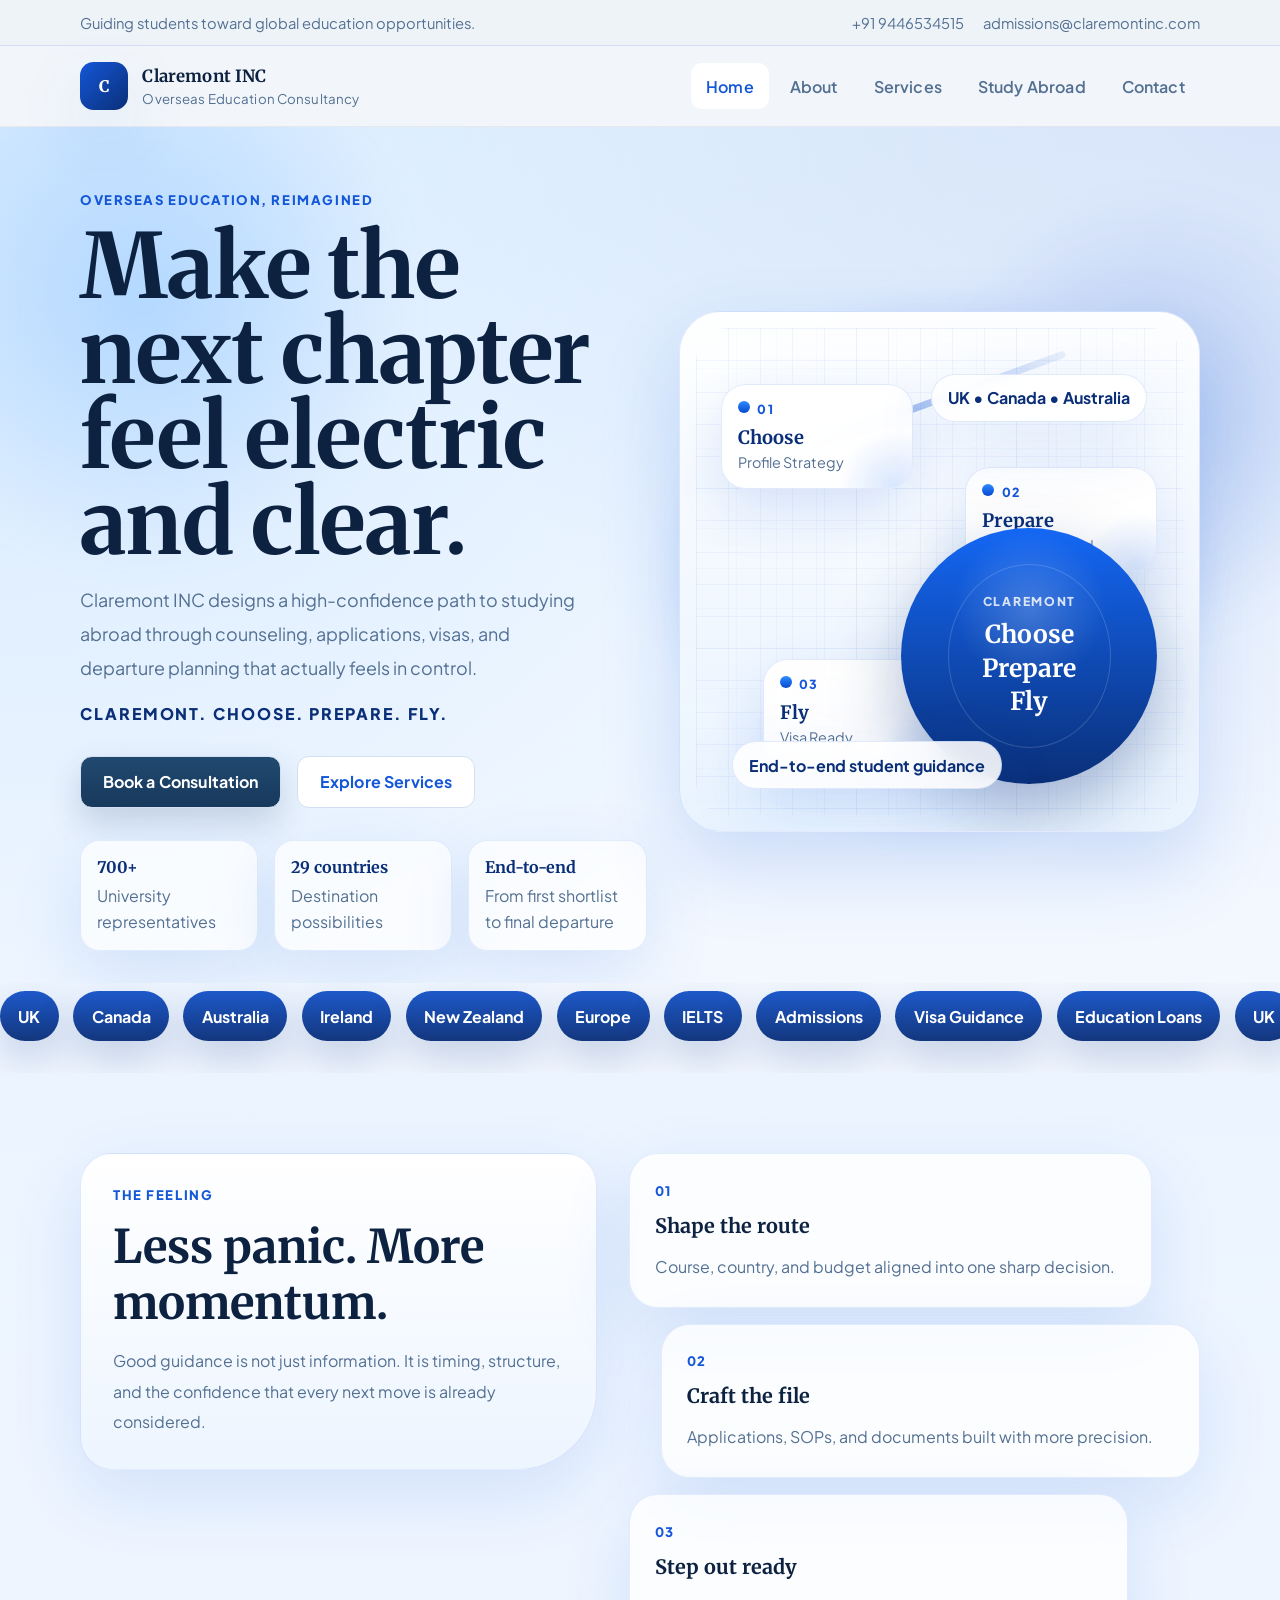
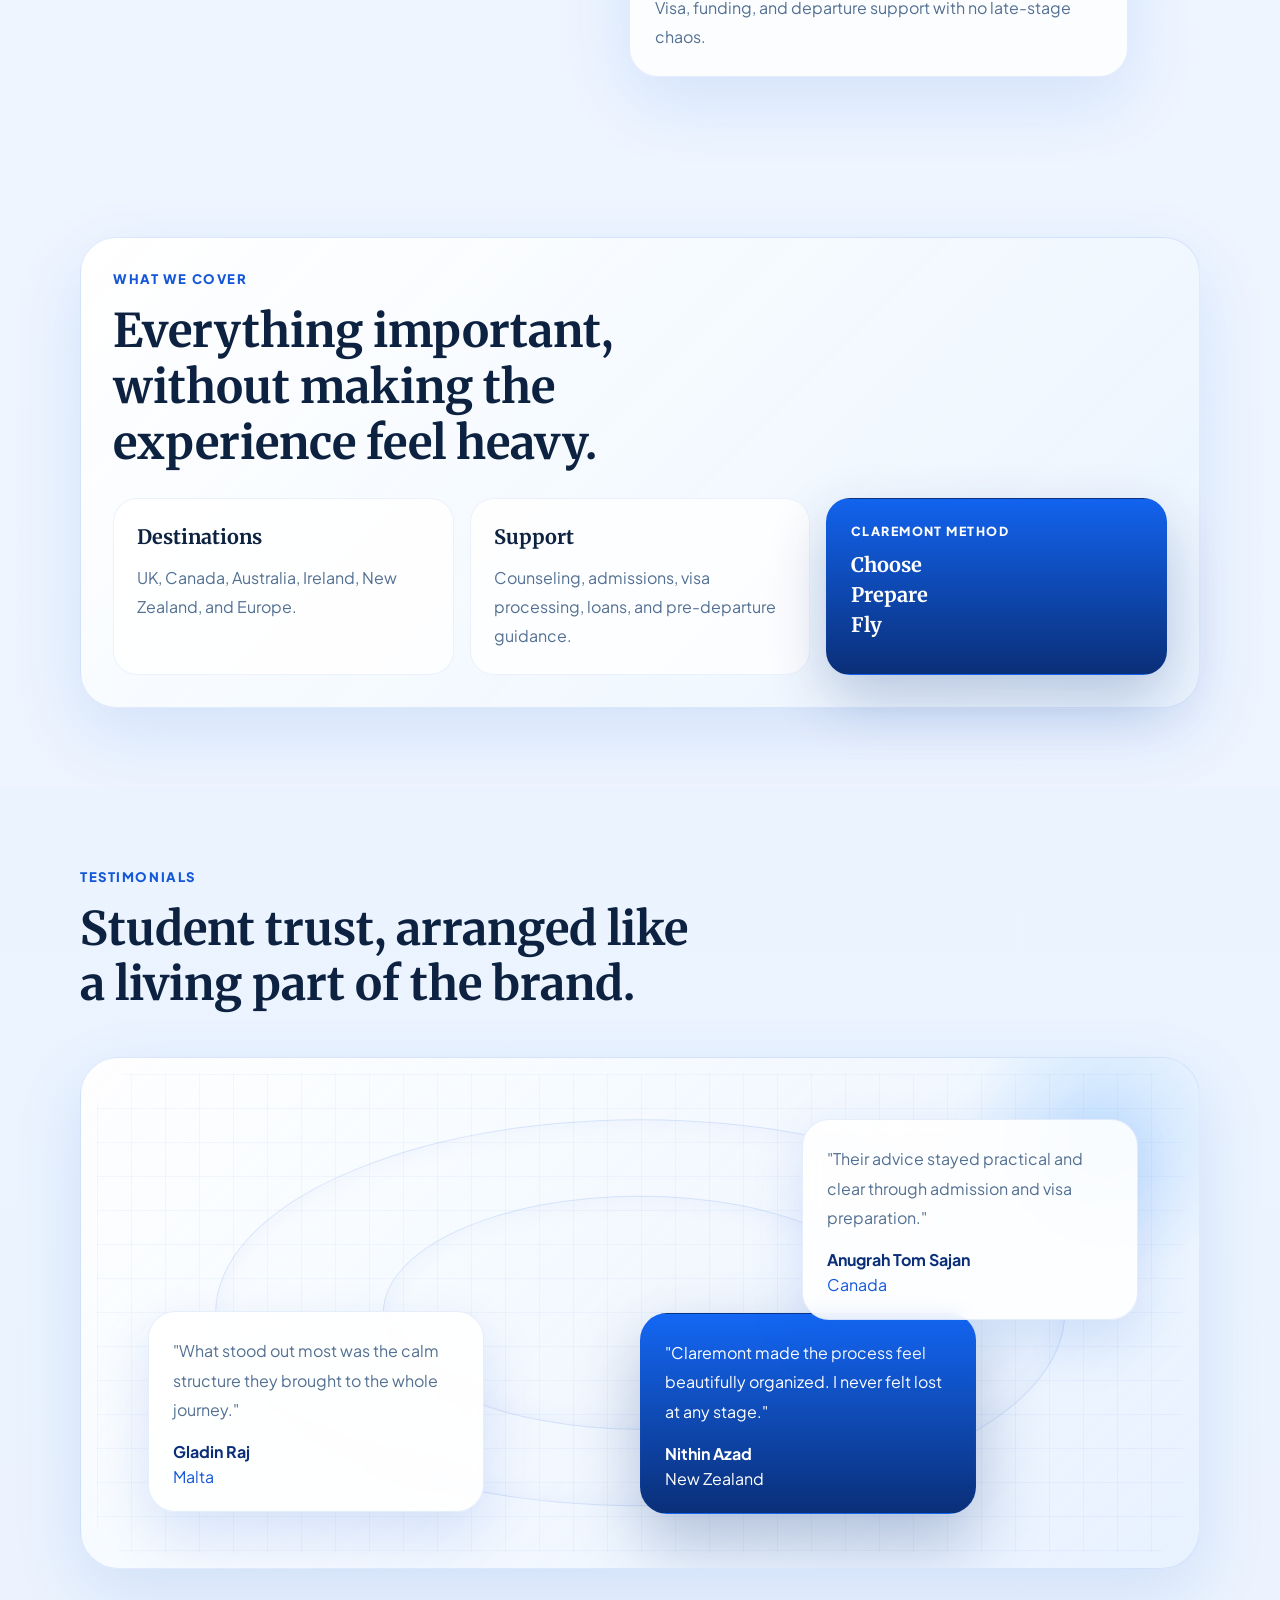
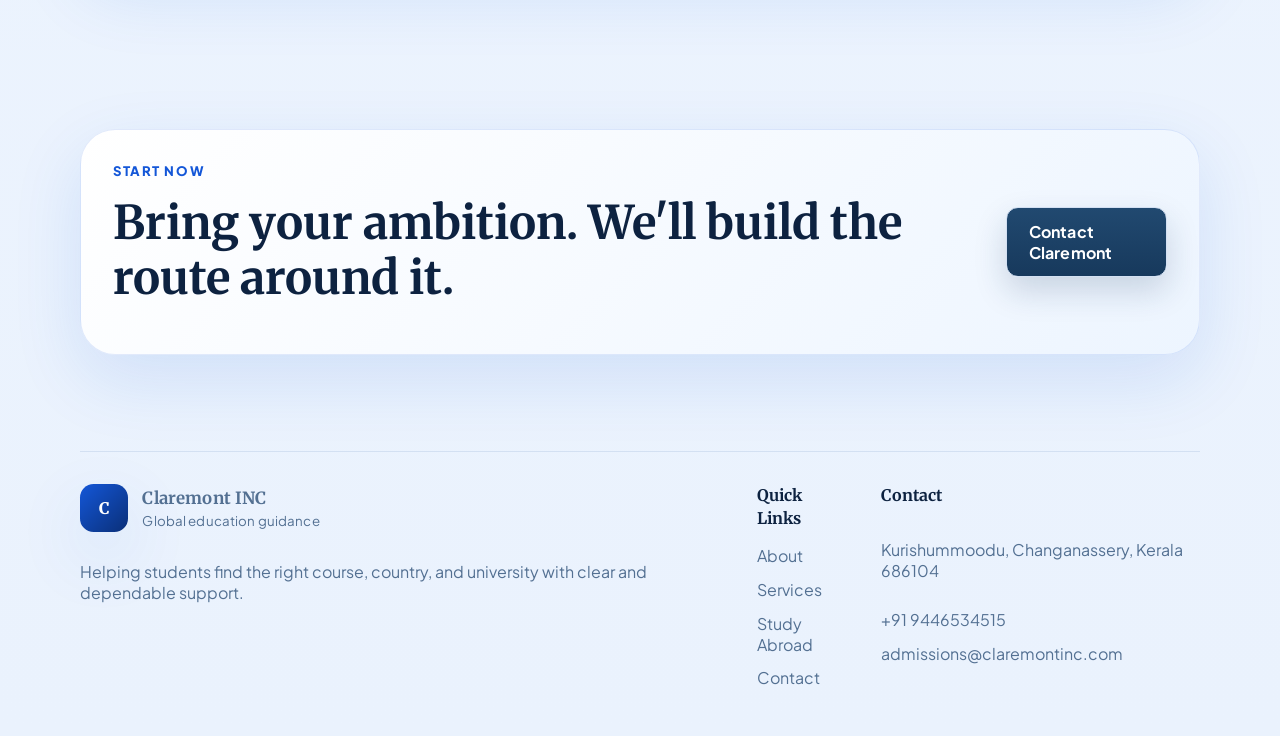
<file: index.html>
<!DOCTYPE html>
<html lang="en">
<head>
  <meta charset="UTF-8">
  <meta name="viewport" content="width=device-width, initial-scale=1.0">
  <title>Claremont INC | Overseas Education Consultancy</title>
  <meta name="description" content="Claremont INC helps students pursue international education with expert counseling, admissions guidance, visa support, and pre-departure assistance.">
  <link rel="preconnect" href="https://fonts.googleapis.com">
  <link rel="preconnect" href="https://fonts.gstatic.com" crossorigin>
  <link href="https://fonts.googleapis.com/css2?family=Merriweather:wght@400;700&family=Plus+Jakarta+Sans:wght@400;500;600;700;800&display=swap" rel="stylesheet">
  <link rel="stylesheet" href="styles.css">
</head>
<body>
  <div class="site-shell">
    <header class="topbar">
      <div class="container topbar__content">
        <p>Guiding students toward global education opportunities.</p>
        <div class="topbar__links">
          <a href="tel:+919446534515">+91 9446534515</a>
          <a href="mailto:admissions@claremontinc.com">admissions@claremontinc.com</a>
        </div>
      </div>
    </header>

    <header class="header">
      <div class="container header__content">
        <a class="brand" href="index.html" aria-label="Claremont INC home">
          <span class="brand__mark">C</span>
          <span>
            <strong>Claremont INC</strong>
            <small>Overseas Education Consultancy</small>
          </span>
        </a>
        <button class="menu-toggle" type="button" aria-expanded="false" aria-controls="site-nav">
          <span></span>
          <span></span>
        </button>
        <nav id="site-nav" class="nav">
          <a class="nav__link nav__link--active" href="index.html">Home</a>
          <a class="nav__link" href="about.html">About</a>
          <a class="nav__link" href="services.html">Services</a>
          <a class="nav__link" href="study-abroad.html">Study Abroad</a>
          <a class="nav__link" href="contact.html">Contact</a>
        </nav>
      </div>
    </header>

    <main>
      <section class="cinema-hero">
        <div class="container cinema-hero__grid">
          <div class="cinema-hero__copy" data-reveal>
            <p class="eyebrow">Overseas education, reimagined</p>
            <h1>Make the next chapter feel electric and clear.</h1>
            <p class="lead">Claremont INC designs a high-confidence path to studying abroad through counseling, applications, visas, and departure planning that actually feels in control.</p>
            <p class="hero-mantra">Claremont. Choose. Prepare. Fly.</p>
            <div class="hero__actions">
              <a class="button button--primary" href="contact.html">Book a Consultation</a>
              <a class="button button--secondary" href="services.html">Explore Services</a>
            </div>
            <div class="cinema-hero__stats">
              <div class="stat-chip" data-reveal>
                <strong>700+</strong>
                <span>University representatives</span>
              </div>
              <div class="stat-chip" data-reveal>
                <strong>29 countries</strong>
                <span>Destination possibilities</span>
              </div>
              <div class="stat-chip" data-reveal>
                <strong>End-to-end</strong>
                <span>From first shortlist to final departure</span>
              </div>
            </div>
          </div>

          <div class="cinema-hero__visual" data-tilt>
            <div class="light-shell"></div>
            <div class="hero-composition">
              <div class="journey-grid"></div>
              <div class="journey-path journey-path--one"></div>
              <div class="journey-path journey-path--two"></div>
              <div class="journey-node journey-node--start">
                <span>01</span>
                <strong>Choose</strong>
                <small>Profile Strategy</small>
              </div>
              <div class="journey-node journey-node--mid">
                <span>02</span>
                <strong>Prepare</strong>
                <small>Admissions Build</small>
              </div>
              <div class="journey-node journey-node--end">
                <span>03</span>
                <strong>Fly</strong>
                <small>Visa Ready</small>
              </div>
              <div class="journey-core">
                <p>Claremont</p>
                <h2>Choose<br>Prepare<br>Fly</h2>
              </div>
              <div class="journey-badge journey-badge--destinations">UK • Canada • Australia</div>
              <div class="journey-badge journey-badge--support">End-to-end student guidance</div>
            </div>
          </div>
        </div>
      </section>

      <section class="motion-strip">
        <div class="motion-strip__track">
          <span>UK</span>
          <span>Canada</span>
          <span>Australia</span>
          <span>Ireland</span>
          <span>New Zealand</span>
          <span>Europe</span>
          <span>IELTS</span>
          <span>Admissions</span>
          <span>Visa Guidance</span>
          <span>Education Loans</span>
          <span>UK</span>
          <span>Canada</span>
          <span>Australia</span>
          <span>Ireland</span>
          <span>New Zealand</span>
          <span>Europe</span>
          <span>IELTS</span>
          <span>Admissions</span>
          <span>Visa Guidance</span>
          <span>Education Loans</span>
        </div>
      </section>

      <section class="section section--aurora">
        <div class="container vision-grid">
          <div class="vision-panel vision-panel--manifesto" data-reveal>
            <p class="eyebrow">The feeling</p>
            <h2>Less panic. More momentum.</h2>
            <p>Good guidance is not just information. It is timing, structure, and the confidence that every next move is already considered.</p>
          </div>
          <div class="vision-panel vision-panel--steps">
            <article class="route-card route-card--one" data-reveal>
              <span>01</span>
              <h3>Shape the route</h3>
              <p>Course, country, and budget aligned into one sharp decision.</p>
            </article>
            <article class="route-card route-card--two" data-reveal>
              <span>02</span>
              <h3>Craft the file</h3>
              <p>Applications, SOPs, and documents built with more precision.</p>
            </article>
            <article class="route-card route-card--three" data-reveal>
              <span>03</span>
              <h3>Step out ready</h3>
              <p>Visa, funding, and departure support with no late-stage chaos.</p>
            </article>
          </div>
        </div>
      </section>

      <section class="section">
        <div class="container halo-panel" data-reveal>
          <div class="halo-panel__copy">
            <p class="eyebrow">What we cover</p>
            <h2>Everything important, without making the experience feel heavy.</h2>
          </div>
          <div class="halo-panel__cards">
            <div class="halo-card">
              <h3>Destinations</h3>
              <p>UK, Canada, Australia, Ireland, New Zealand, and Europe.</p>
            </div>
            <div class="halo-card">
              <h3>Support</h3>
              <p>Counseling, admissions, visa processing, loans, and pre-departure guidance.</p>
            </div>
            <div class="halo-card halo-card--mantra">
              <span>Claremont method</span>
              <strong>Choose</strong>
              <strong>Prepare</strong>
              <strong>Fly</strong>
            </div>
          </div>
        </div>
      </section>

      <section class="section section--aurora">
        <div class="container testimonial-orbit" data-reveal>
          <div class="testimonial-orbit__intro">
            <p class="eyebrow">Testimonials</p>
            <h2>Student trust, arranged like a living part of the brand.</h2>
          </div>
          <div class="testimonial-orbit__stage">
            <article class="orbit-testimony orbit-testimony--featured" data-reveal>
              <p>"Claremont made the process feel beautifully organized. I never felt lost at any stage."</p>
              <strong>Nithin Azad</strong>
              <span>New Zealand</span>
            </article>
            <article class="orbit-testimony orbit-testimony--upper" data-reveal>
              <p>"Their advice stayed practical and clear through admission and visa preparation."</p>
              <strong>Anugrah Tom Sajan</strong>
              <span>Canada</span>
            </article>
            <article class="orbit-testimony orbit-testimony--lower" data-reveal>
              <p>"What stood out most was the calm structure they brought to the whole journey."</p>
              <strong>Gladin Raj</strong>
              <span>Malta</span>
            </article>
            <div class="orbit-trace orbit-trace--one"></div>
            <div class="orbit-trace orbit-trace--two"></div>
          </div>
        </div>
      </section>

      <section class="section">
        <div class="container finale-banner" data-reveal>
          <div>
            <p class="eyebrow">Start now</p>
            <h2>Bring your ambition. We'll build the route around it.</h2>
          </div>
          <a class="button button--primary" href="contact.html">Contact Claremont</a>
        </div>
      </section>
    </main>

    <footer class="footer">
      <div class="container footer__grid">
        <div>
          <a class="brand brand--footer" href="index.html">
            <span class="brand__mark">C</span>
            <span>
              <strong>Claremont INC</strong>
              <small>Global education guidance</small>
            </span>
          </a>
          <p>Helping students find the right course, country, and university with clear and dependable support.</p>
        </div>
        <div>
          <h3>Quick Links</h3>
          <a href="about.html">About</a>
          <a href="services.html">Services</a>
          <a href="study-abroad.html">Study Abroad</a>
          <a href="contact.html">Contact</a>
        </div>
        <div>
          <h3>Contact</h3>
          <p>Kurishummoodu, Changanassery, Kerala 686104</p>
          <a href="tel:+919446534515">+91 9446534515</a>
          <a href="mailto:admissions@claremontinc.com">admissions@claremontinc.com</a>
        </div>
      </div>
    </footer>
  </div>
  <script src="script.js"></script>
</body>
</html>
</file>
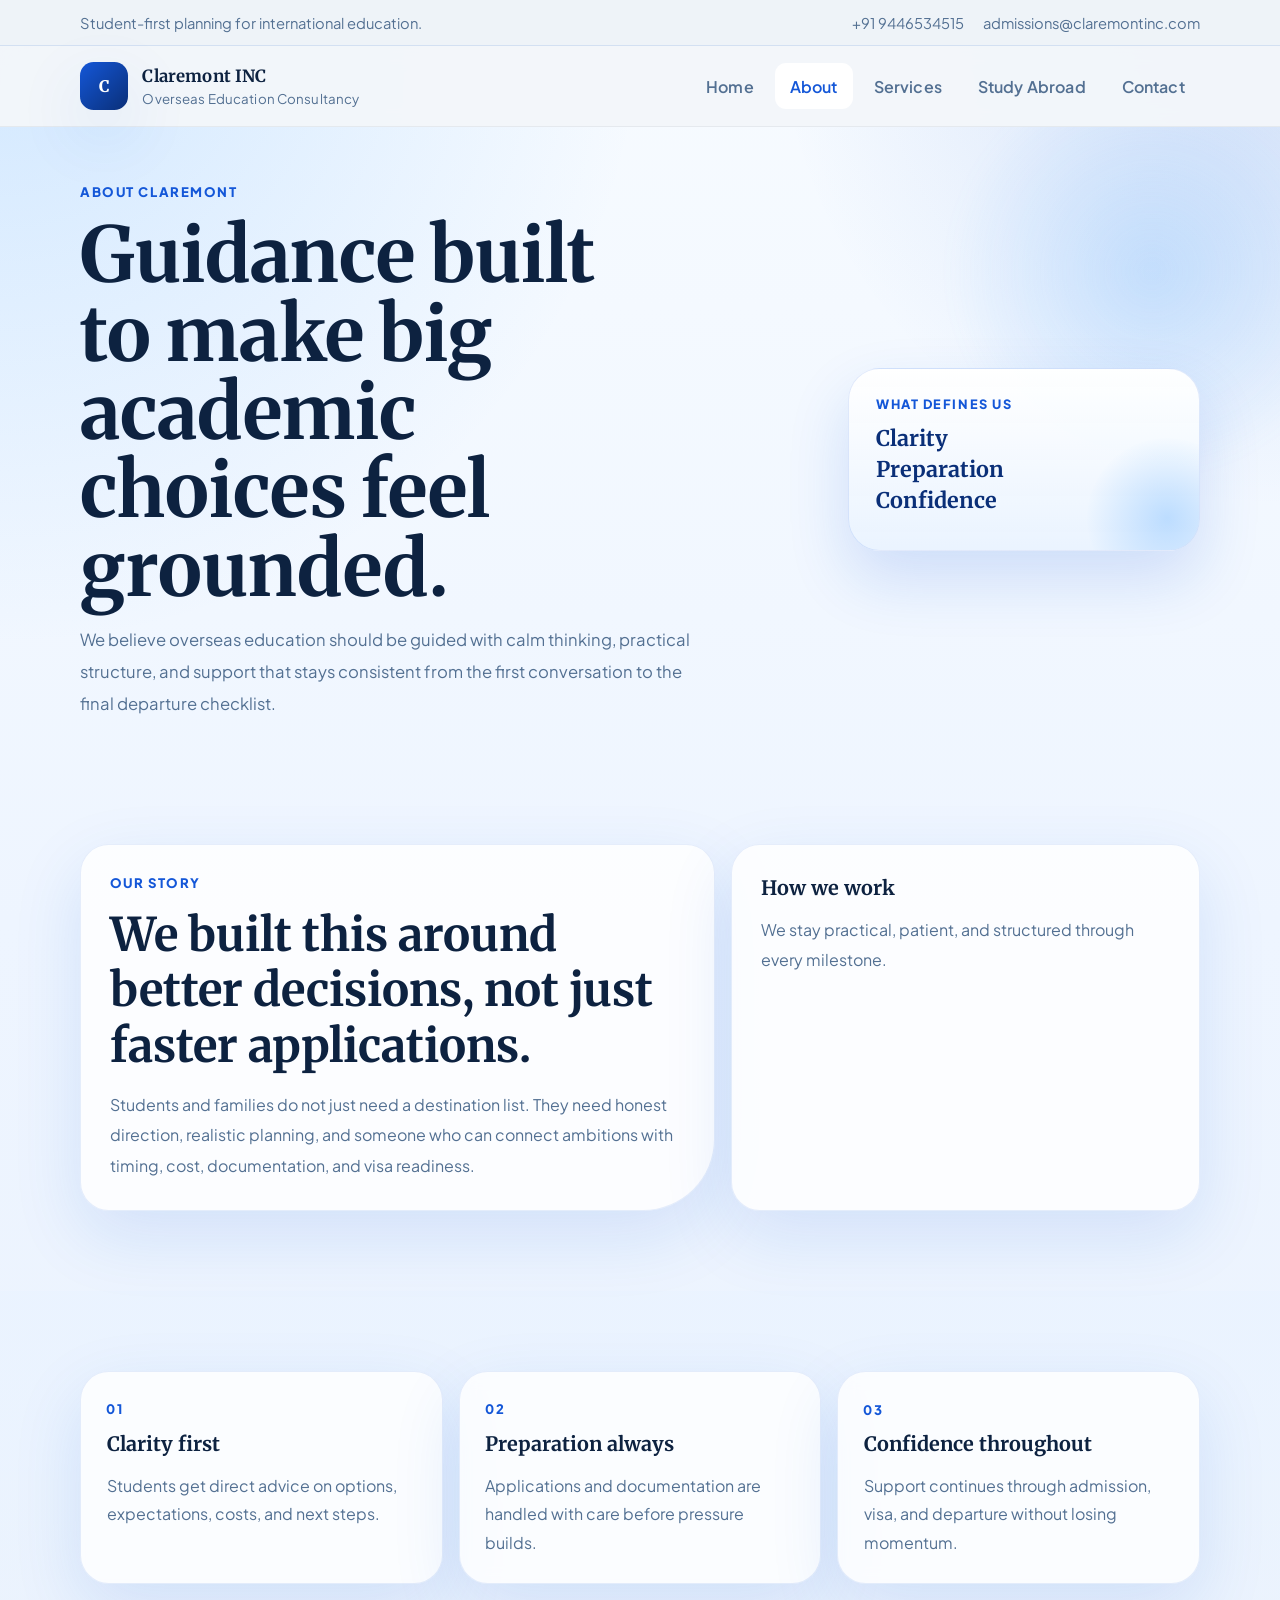
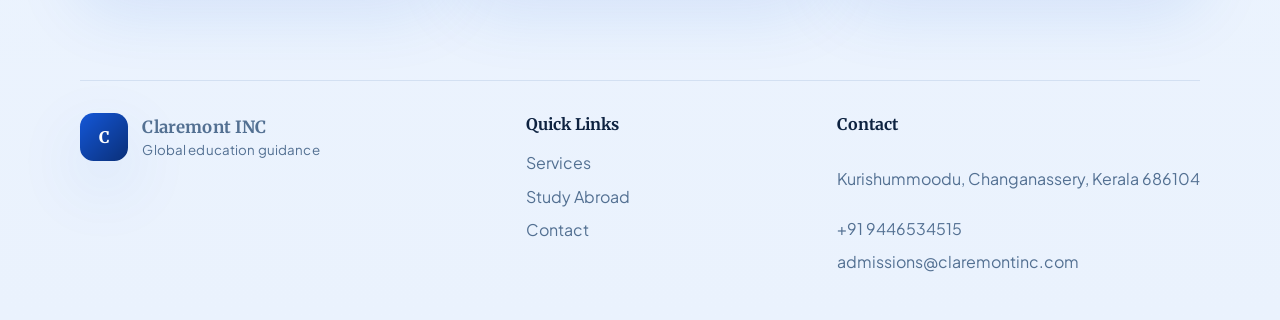
<file: about.html>
<!DOCTYPE html>
<html lang="en">
<head>
  <meta charset="UTF-8">
  <meta name="viewport" content="width=device-width, initial-scale=1.0">
  <title>About | Claremont INC</title>
  <meta name="description" content="Learn about Claremont INC and our student-first approach to overseas education guidance.">
  <link rel="preconnect" href="https://fonts.googleapis.com">
  <link rel="preconnect" href="https://fonts.gstatic.com" crossorigin>
  <link href="https://fonts.googleapis.com/css2?family=Merriweather:wght@400;700&family=Plus+Jakarta+Sans:wght@400;500;600;700;800&display=swap" rel="stylesheet">
  <link rel="stylesheet" href="styles.css">
</head>
<body>
  <div class="site-shell">
    <header class="topbar">
      <div class="container topbar__content">
        <p>Student-first planning for international education.</p>
        <div class="topbar__links">
          <a href="tel:+919446534515">+91 9446534515</a>
          <a href="mailto:admissions@claremontinc.com">admissions@claremontinc.com</a>
        </div>
      </div>
    </header>

    <header class="header">
      <div class="container header__content">
        <a class="brand" href="index.html" aria-label="Claremont INC home">
          <span class="brand__mark">C</span>
          <span>
            <strong>Claremont INC</strong>
            <small>Overseas Education Consultancy</small>
          </span>
        </a>
        <button class="menu-toggle" type="button" aria-expanded="false" aria-controls="site-nav">
          <span></span>
          <span></span>
        </button>
        <nav id="site-nav" class="nav">
          <a class="nav__link" href="index.html">Home</a>
          <a class="nav__link nav__link--active" href="about.html">About</a>
          <a class="nav__link" href="services.html">Services</a>
          <a class="nav__link" href="study-abroad.html">Study Abroad</a>
          <a class="nav__link" href="contact.html">Contact</a>
        </nav>
      </div>
    </header>

    <main>
      <section class="inner-hero">
        <div class="container inner-hero__grid">
          <div class="inner-hero__copy" data-reveal>
            <p class="eyebrow">About Claremont</p>
            <h1>Guidance built to make big academic choices feel grounded.</h1>
            <p class="lead">We believe overseas education should be guided with calm thinking, practical structure, and support that stays consistent from the first conversation to the final departure checklist.</p>
          </div>
          <div class="inner-hero__panel" data-reveal>
            <div class="glow-card glow-card--compact">
              <span>What defines us</span>
              <strong>Clarity</strong>
              <strong>Preparation</strong>
              <strong>Confidence</strong>
            </div>
          </div>
        </div>
      </section>

      <section class="section">
        <div class="container narrative-grid">
          <div class="narrative-card narrative-card--wide" data-reveal>
            <p class="eyebrow">Our story</p>
            <h2>We built this around better decisions, not just faster applications.</h2>
            <p>Students and families do not just need a destination list. They need honest direction, realistic planning, and someone who can connect ambitions with timing, cost, documentation, and visa readiness.</p>
          </div>
          <div class="narrative-card" data-reveal>
            <h3>How we work</h3>
            <p>We stay practical, patient, and structured through every milestone.</p>
          </div>
        </div>
      </section>

      <section class="section section--aurora">
        <div class="container prism-grid">
          <article class="prism-card" data-reveal>
            <span>01</span>
            <h3>Clarity first</h3>
            <p>Students get direct advice on options, expectations, costs, and next steps.</p>
          </article>
          <article class="prism-card prism-card--lift" data-reveal>
            <span>02</span>
            <h3>Preparation always</h3>
            <p>Applications and documentation are handled with care before pressure builds.</p>
          </article>
          <article class="prism-card" data-reveal>
            <span>03</span>
            <h3>Confidence throughout</h3>
            <p>Support continues through admission, visa, and departure without losing momentum.</p>
          </article>
        </div>
      </section>
    </main>

    <footer class="footer">
      <div class="container footer__grid">
        <div>
          <a class="brand brand--footer" href="index.html">
            <span class="brand__mark">C</span>
            <span>
              <strong>Claremont INC</strong>
              <small>Global education guidance</small>
            </span>
          </a>
        </div>
        <div>
          <h3>Quick Links</h3>
          <a href="services.html">Services</a>
          <a href="study-abroad.html">Study Abroad</a>
          <a href="contact.html">Contact</a>
        </div>
        <div>
          <h3>Contact</h3>
          <p>Kurishummoodu, Changanassery, Kerala 686104</p>
          <a href="tel:+919446534515">+91 9446534515</a>
          <a href="mailto:admissions@claremontinc.com">admissions@claremontinc.com</a>
        </div>
      </div>
    </footer>
  </div>
  <script src="script.js"></script>
</body>
</html>
</file>
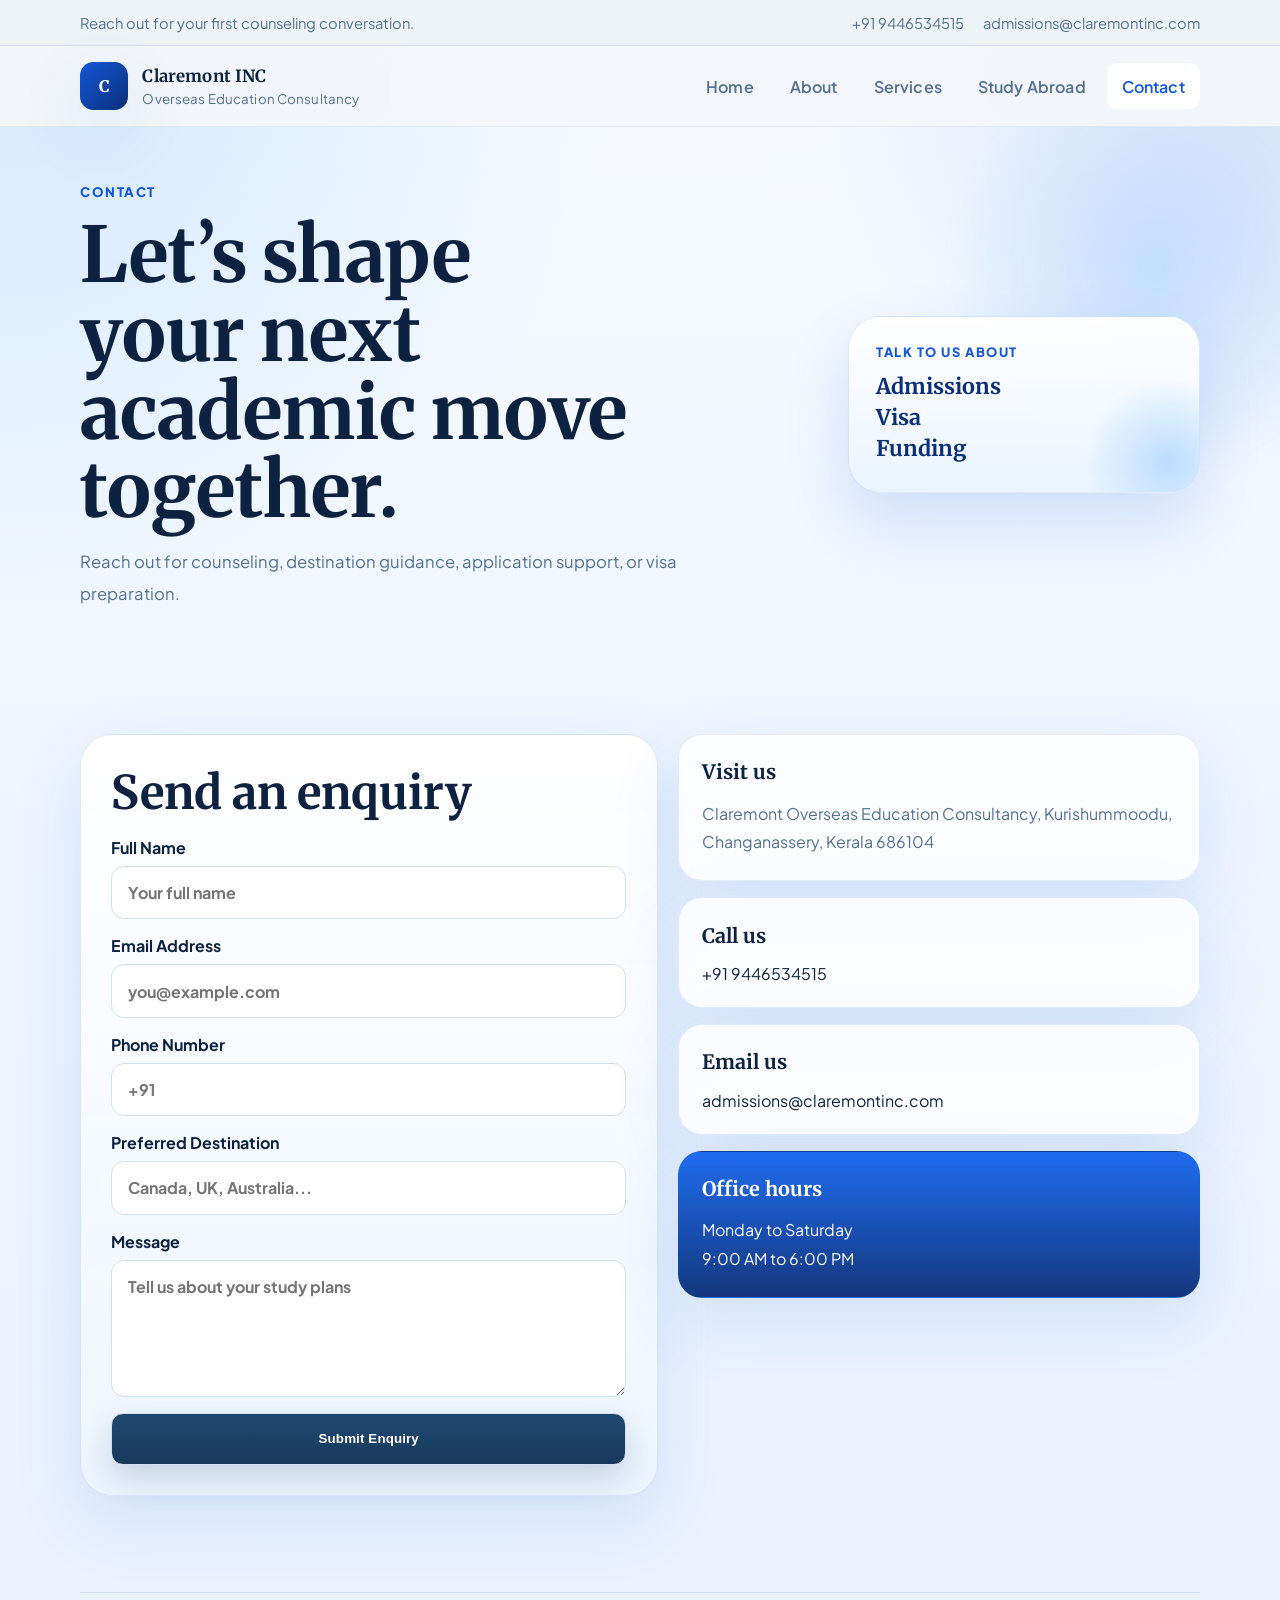
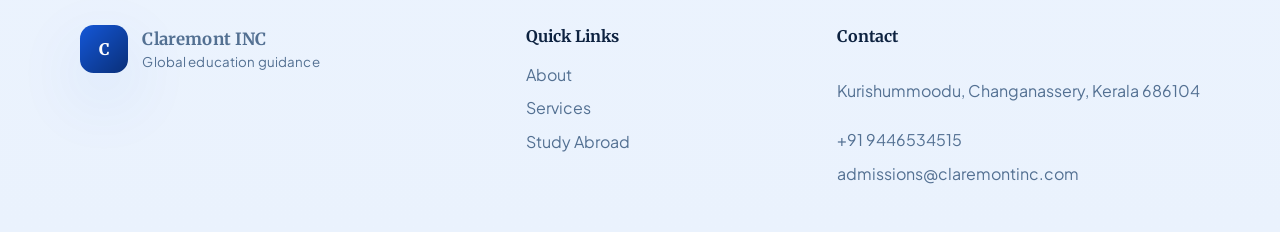
<file: contact.html>
<!DOCTYPE html>
<html lang="en">
<head>
  <meta charset="UTF-8">
  <meta name="viewport" content="width=device-width, initial-scale=1.0">
  <title>Contact | Claremont INC</title>
  <meta name="description" content="Contact Claremont INC for overseas education counseling, admissions guidance, and study abroad planning.">
  <link rel="preconnect" href="https://fonts.googleapis.com">
  <link rel="preconnect" href="https://fonts.gstatic.com" crossorigin>
  <link href="https://fonts.googleapis.com/css2?family=Merriweather:wght@400;700&family=Plus+Jakarta+Sans:wght@400;500;600;700;800&display=swap" rel="stylesheet">
  <link rel="stylesheet" href="styles.css">
</head>
<body>
  <div class="site-shell">
    <header class="topbar">
      <div class="container topbar__content">
        <p>Reach out for your first counseling conversation.</p>
        <div class="topbar__links">
          <a href="tel:+919446534515">+91 9446534515</a>
          <a href="mailto:admissions@claremontinc.com">admissions@claremontinc.com</a>
        </div>
      </div>
    </header>

    <header class="header">
      <div class="container header__content">
        <a class="brand" href="index.html" aria-label="Claremont INC home">
          <span class="brand__mark">C</span>
          <span>
            <strong>Claremont INC</strong>
            <small>Overseas Education Consultancy</small>
          </span>
        </a>
        <button class="menu-toggle" type="button" aria-expanded="false" aria-controls="site-nav">
          <span></span>
          <span></span>
        </button>
        <nav id="site-nav" class="nav">
          <a class="nav__link" href="index.html">Home</a>
          <a class="nav__link" href="about.html">About</a>
          <a class="nav__link" href="services.html">Services</a>
          <a class="nav__link" href="study-abroad.html">Study Abroad</a>
          <a class="nav__link nav__link--active" href="contact.html">Contact</a>
        </nav>
      </div>
    </header>

    <main>
      <section class="inner-hero">
        <div class="container inner-hero__grid">
          <div class="inner-hero__copy" data-reveal>
            <p class="eyebrow">Contact</p>
            <h1>Let’s shape your next academic move together.</h1>
            <p class="lead">Reach out for counseling, destination guidance, application support, or visa preparation.</p>
          </div>
          <div class="inner-hero__panel" data-reveal>
            <div class="glow-card">
              <span>Talk to us about</span>
              <strong>Admissions</strong>
              <strong>Visa</strong>
              <strong>Funding</strong>
            </div>
          </div>
        </div>
      </section>

      <section class="section">
        <div class="container contact-stage">
          <div class="contact-stage__form" data-reveal>
            <h2>Send an enquiry</h2>
            <form class="contact-form">
              <label>
                Full Name
                <input type="text" name="name" placeholder="Your full name">
              </label>
              <label>
                Email Address
                <input type="email" name="email" placeholder="you@example.com">
              </label>
              <label>
                Phone Number
                <input type="tel" name="phone" placeholder="+91">
              </label>
              <label>
                Preferred Destination
                <input type="text" name="destination" placeholder="Canada, UK, Australia...">
              </label>
              <label>
                Message
                <textarea name="message" rows="5" placeholder="Tell us about your study plans"></textarea>
              </label>
              <button class="button button--primary" type="submit">Submit Enquiry</button>
            </form>
          </div>

          <div class="contact-stage__details">
            <article class="contact-glass" data-reveal>
              <h3>Visit us</h3>
              <p>Claremont Overseas Education Consultancy, Kurishummoodu, Changanassery, Kerala 686104</p>
            </article>
            <article class="contact-glass" data-reveal>
              <h3>Call us</h3>
              <a href="tel:+919446534515">+91 9446534515</a>
            </article>
            <article class="contact-glass" data-reveal>
              <h3>Email us</h3>
              <a href="mailto:admissions@claremontinc.com">admissions@claremontinc.com</a>
            </article>
            <article class="contact-glass contact-glass--accent" data-reveal>
              <h3>Office hours</h3>
              <p>Monday to Saturday</p>
              <p>9:00 AM to 6:00 PM</p>
            </article>
          </div>
        </div>
      </section>
    </main>

    <footer class="footer">
      <div class="container footer__grid">
        <div>
          <a class="brand brand--footer" href="index.html">
            <span class="brand__mark">C</span>
            <span>
              <strong>Claremont INC</strong>
              <small>Global education guidance</small>
            </span>
          </a>
        </div>
        <div>
          <h3>Quick Links</h3>
          <a href="about.html">About</a>
          <a href="services.html">Services</a>
          <a href="study-abroad.html">Study Abroad</a>
        </div>
        <div>
          <h3>Contact</h3>
          <p>Kurishummoodu, Changanassery, Kerala 686104</p>
          <a href="tel:+919446534515">+91 9446534515</a>
          <a href="mailto:admissions@claremontinc.com">admissions@claremontinc.com</a>
        </div>
      </div>
    </footer>
  </div>
  <script src="script.js"></script>
</body>
</html>
</file>
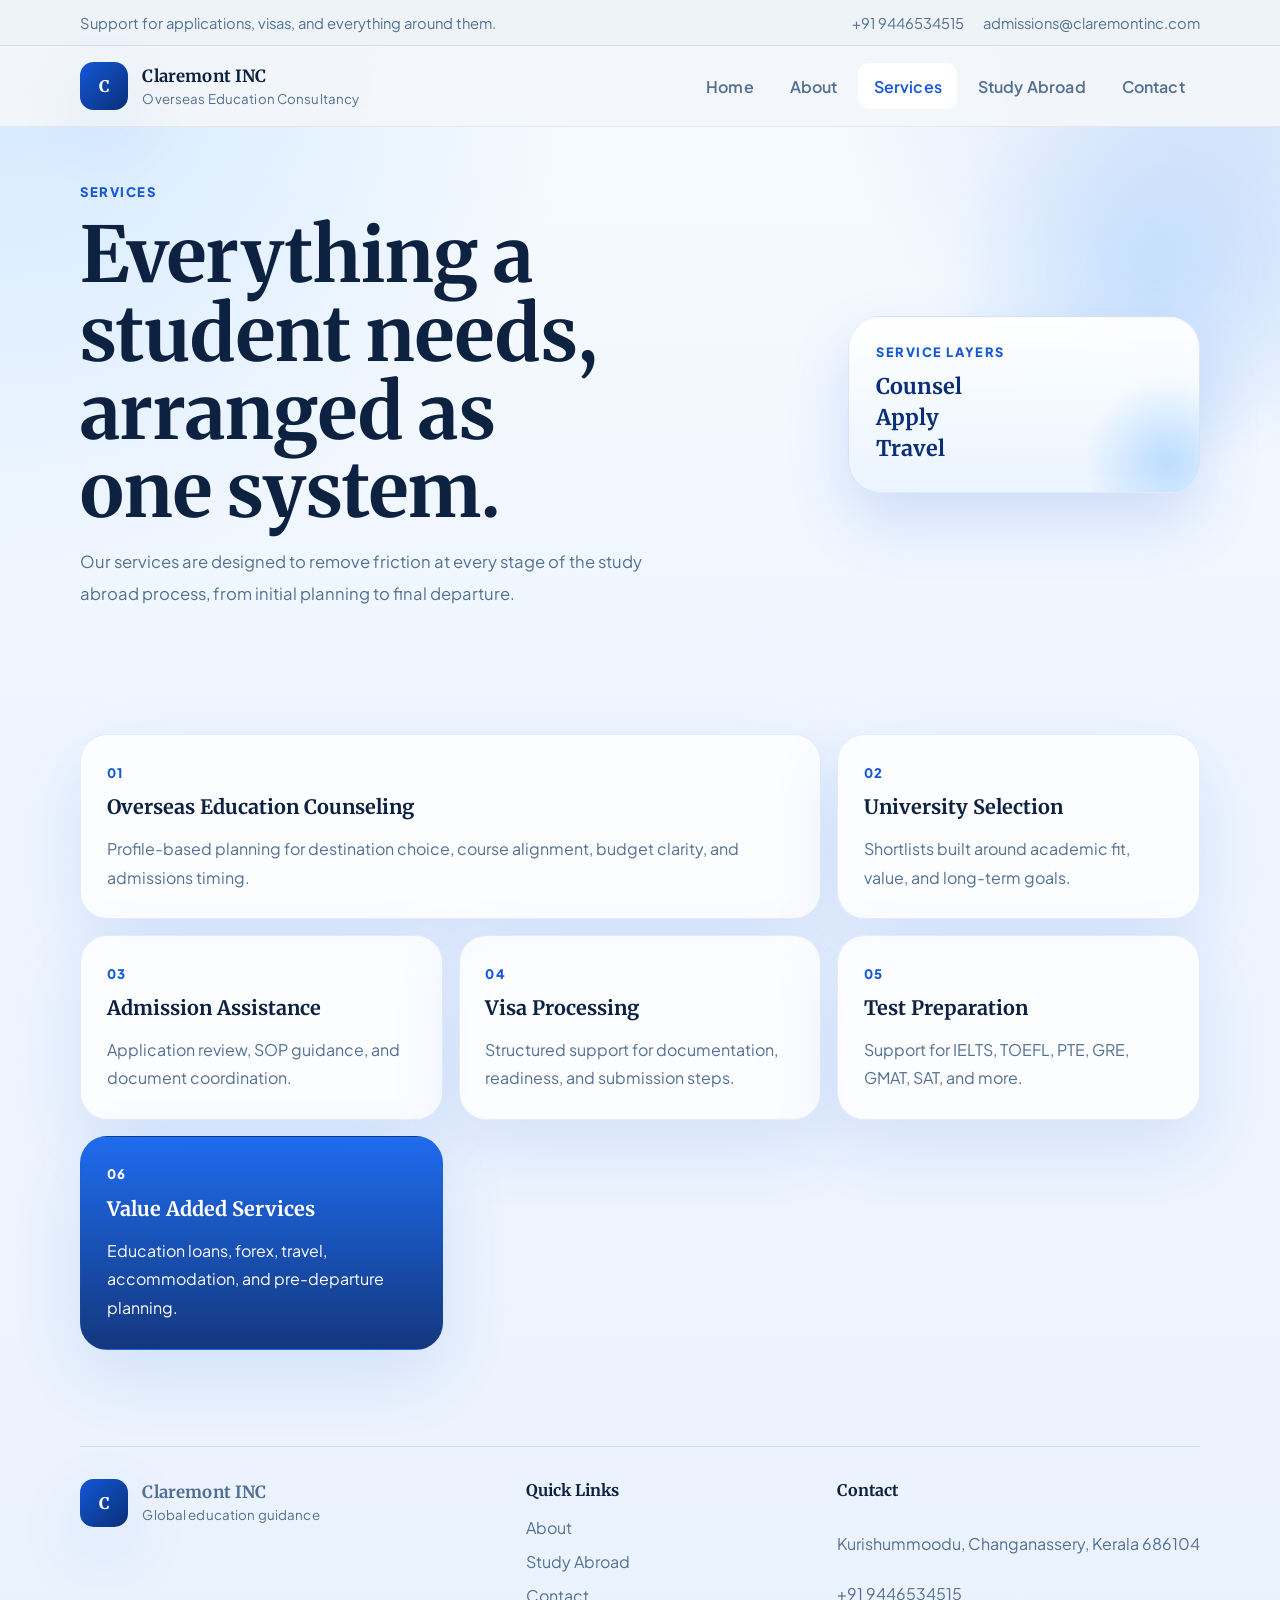
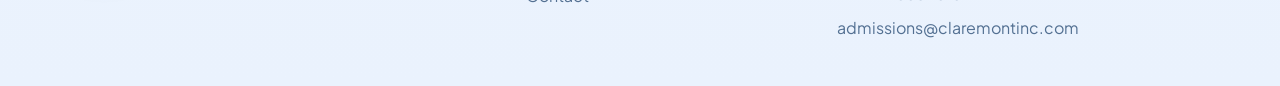
<file: services.html>
<!DOCTYPE html>
<html lang="en">
<head>
  <meta charset="UTF-8">
  <meta name="viewport" content="width=device-width, initial-scale=1.0">
  <title>Services | Claremont INC</title>
  <meta name="description" content="Explore overseas education counseling, university selection, admissions support, visa processing, and other services from Claremont INC.">
  <link rel="preconnect" href="https://fonts.googleapis.com">
  <link rel="preconnect" href="https://fonts.gstatic.com" crossorigin>
  <link href="https://fonts.googleapis.com/css2?family=Merriweather:wght@400;700&family=Plus+Jakarta+Sans:wght@400;500;600;700;800&display=swap" rel="stylesheet">
  <link rel="stylesheet" href="styles.css">
</head>
<body>
  <div class="site-shell">
    <header class="topbar">
      <div class="container topbar__content">
        <p>Support for applications, visas, and everything around them.</p>
        <div class="topbar__links">
          <a href="tel:+919446534515">+91 9446534515</a>
          <a href="mailto:admissions@claremontinc.com">admissions@claremontinc.com</a>
        </div>
      </div>
    </header>

    <header class="header">
      <div class="container header__content">
        <a class="brand" href="index.html" aria-label="Claremont INC home">
          <span class="brand__mark">C</span>
          <span>
            <strong>Claremont INC</strong>
            <small>Overseas Education Consultancy</small>
          </span>
        </a>
        <button class="menu-toggle" type="button" aria-expanded="false" aria-controls="site-nav">
          <span></span>
          <span></span>
        </button>
        <nav id="site-nav" class="nav">
          <a class="nav__link" href="index.html">Home</a>
          <a class="nav__link" href="about.html">About</a>
          <a class="nav__link nav__link--active" href="services.html">Services</a>
          <a class="nav__link" href="study-abroad.html">Study Abroad</a>
          <a class="nav__link" href="contact.html">Contact</a>
        </nav>
      </div>
    </header>

    <main>
      <section class="inner-hero">
        <div class="container inner-hero__grid">
          <div class="inner-hero__copy" data-reveal>
            <p class="eyebrow">Services</p>
            <h1>Everything a student needs, arranged as one system.</h1>
            <p class="lead">Our services are designed to remove friction at every stage of the study abroad process, from initial planning to final departure.</p>
          </div>
          <div class="inner-hero__panel" data-reveal>
            <div class="glow-card">
              <span>Service layers</span>
              <strong>Counsel</strong>
              <strong>Apply</strong>
              <strong>Travel</strong>
            </div>
          </div>
        </div>
      </section>

      <section class="section">
        <div class="container service-spectrum">
          <article class="spectrum-card spectrum-card--wide" data-reveal>
            <span>01</span>
            <h3>Overseas Education Counseling</h3>
            <p>Profile-based planning for destination choice, course alignment, budget clarity, and admissions timing.</p>
          </article>
          <article class="spectrum-card" data-reveal>
            <span>02</span>
            <h3>University Selection</h3>
            <p>Shortlists built around academic fit, value, and long-term goals.</p>
          </article>
          <article class="spectrum-card" data-reveal>
            <span>03</span>
            <h3>Admission Assistance</h3>
            <p>Application review, SOP guidance, and document coordination.</p>
          </article>
          <article class="spectrum-card" data-reveal>
            <span>04</span>
            <h3>Visa Processing</h3>
            <p>Structured support for documentation, readiness, and submission steps.</p>
          </article>
          <article class="spectrum-card" data-reveal>
            <span>05</span>
            <h3>Test Preparation</h3>
            <p>Support for IELTS, TOEFL, PTE, GRE, GMAT, SAT, and more.</p>
          </article>
          <article class="spectrum-card spectrum-card--accent" data-reveal>
            <span>06</span>
            <h3>Value Added Services</h3>
            <p>Education loans, forex, travel, accommodation, and pre-departure planning.</p>
          </article>
        </div>
      </section>
    </main>

    <footer class="footer">
      <div class="container footer__grid">
        <div>
          <a class="brand brand--footer" href="index.html">
            <span class="brand__mark">C</span>
            <span>
              <strong>Claremont INC</strong>
              <small>Global education guidance</small>
            </span>
          </a>
        </div>
        <div>
          <h3>Quick Links</h3>
          <a href="about.html">About</a>
          <a href="study-abroad.html">Study Abroad</a>
          <a href="contact.html">Contact</a>
        </div>
        <div>
          <h3>Contact</h3>
          <p>Kurishummoodu, Changanassery, Kerala 686104</p>
          <a href="tel:+919446534515">+91 9446534515</a>
          <a href="mailto:admissions@claremontinc.com">admissions@claremontinc.com</a>
        </div>
      </div>
    </footer>
  </div>
  <script src="script.js"></script>
</body>
</html>
</file>
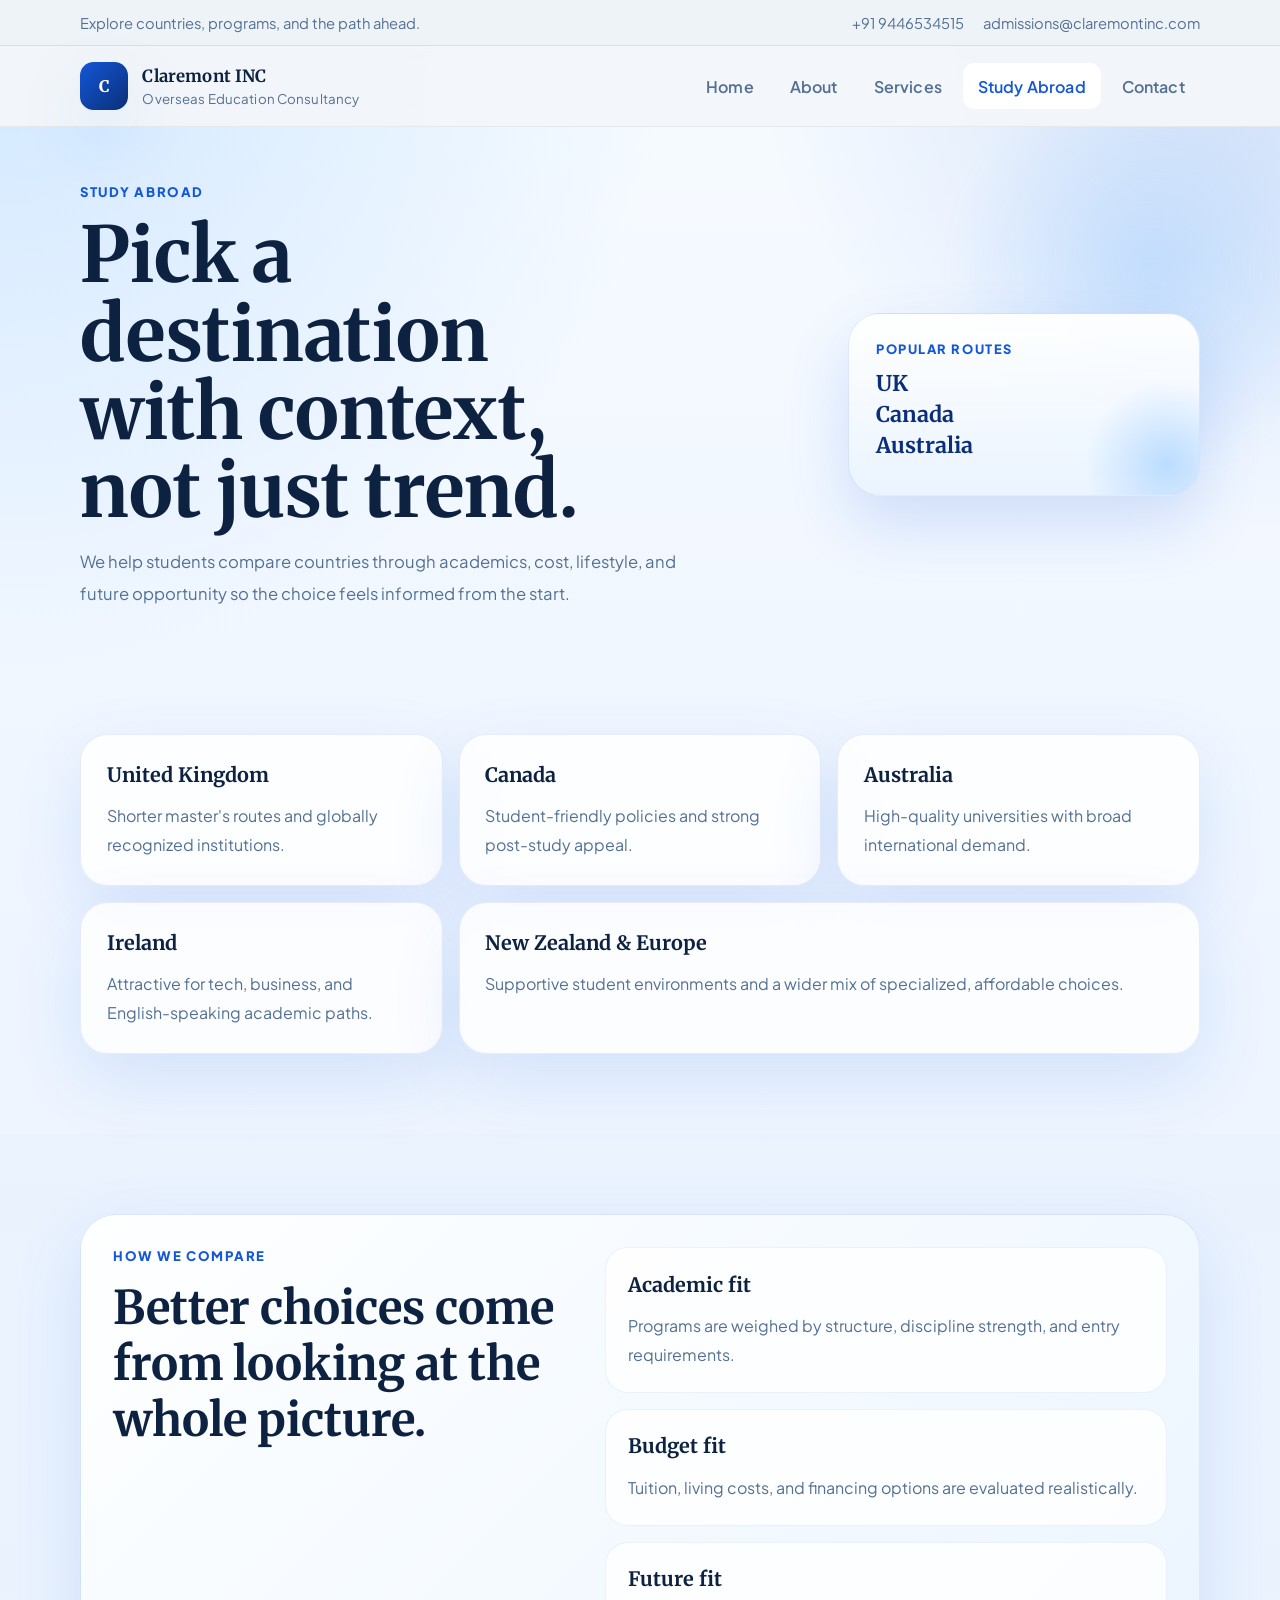
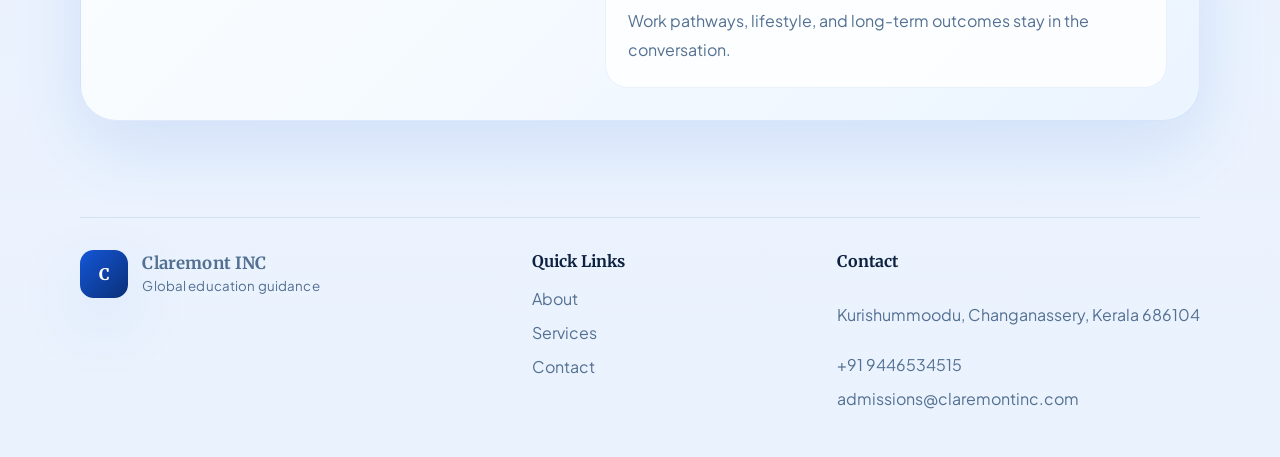
<file: study-abroad.html>
<!DOCTYPE html>
<html lang="en">
<head>
  <meta charset="UTF-8">
  <meta name="viewport" content="width=device-width, initial-scale=1.0">
  <title>Study Abroad | Claremont INC</title>
  <meta name="description" content="Discover popular study destinations and how Claremont INC helps students evaluate options abroad.">
  <link rel="preconnect" href="https://fonts.googleapis.com">
  <link rel="preconnect" href="https://fonts.gstatic.com" crossorigin>
  <link href="https://fonts.googleapis.com/css2?family=Merriweather:wght@400;700&family=Plus+Jakarta+Sans:wght@400;500;600;700;800&display=swap" rel="stylesheet">
  <link rel="stylesheet" href="styles.css">
</head>
<body>
  <div class="site-shell">
    <header class="topbar">
      <div class="container topbar__content">
        <p>Explore countries, programs, and the path ahead.</p>
        <div class="topbar__links">
          <a href="tel:+919446534515">+91 9446534515</a>
          <a href="mailto:admissions@claremontinc.com">admissions@claremontinc.com</a>
        </div>
      </div>
    </header>

    <header class="header">
      <div class="container header__content">
        <a class="brand" href="index.html" aria-label="Claremont INC home">
          <span class="brand__mark">C</span>
          <span>
            <strong>Claremont INC</strong>
            <small>Overseas Education Consultancy</small>
          </span>
        </a>
        <button class="menu-toggle" type="button" aria-expanded="false" aria-controls="site-nav">
          <span></span>
          <span></span>
        </button>
        <nav id="site-nav" class="nav">
          <a class="nav__link" href="index.html">Home</a>
          <a class="nav__link" href="about.html">About</a>
          <a class="nav__link" href="services.html">Services</a>
          <a class="nav__link nav__link--active" href="study-abroad.html">Study Abroad</a>
          <a class="nav__link" href="contact.html">Contact</a>
        </nav>
      </div>
    </header>

    <main>
      <section class="inner-hero">
        <div class="container inner-hero__grid">
          <div class="inner-hero__copy" data-reveal>
            <p class="eyebrow">Study Abroad</p>
            <h1>Pick a destination with context, not just trend.</h1>
            <p class="lead">We help students compare countries through academics, cost, lifestyle, and future opportunity so the choice feels informed from the start.</p>
          </div>
          <div class="inner-hero__panel" data-reveal>
            <div class="glow-card glow-card--compact">
              <span>Popular routes</span>
              <strong>UK</strong>
              <strong>Canada</strong>
              <strong>Australia</strong>
            </div>
          </div>
        </div>
      </section>

      <section class="section">
        <div class="container atlas-grid">
          <article class="atlas-card" data-reveal>
            <h3>United Kingdom</h3>
            <p>Shorter master's routes and globally recognized institutions.</p>
          </article>
          <article class="atlas-card atlas-card--lift" data-reveal>
            <h3>Canada</h3>
            <p>Student-friendly policies and strong post-study appeal.</p>
          </article>
          <article class="atlas-card" data-reveal>
            <h3>Australia</h3>
            <p>High-quality universities with broad international demand.</p>
          </article>
          <article class="atlas-card" data-reveal>
            <h3>Ireland</h3>
            <p>Attractive for tech, business, and English-speaking academic paths.</p>
          </article>
          <article class="atlas-card atlas-card--wide" data-reveal>
            <h3>New Zealand & Europe</h3>
            <p>Supportive student environments and a wider mix of specialized, affordable choices.</p>
          </article>
        </div>
      </section>

      <section class="section section--panel">
        <div class="container canvas-panel">
          <div class="canvas-panel__headline">
            <p class="eyebrow">How we compare</p>
            <h2>Better choices come from looking at the whole picture.</h2>
          </div>
          <div class="canvas-panel__content">
            <div class="canvas-note">
              <h3>Academic fit</h3>
              <p>Programs are weighed by structure, discipline strength, and entry requirements.</p>
            </div>
            <div class="canvas-note">
              <h3>Budget fit</h3>
              <p>Tuition, living costs, and financing options are evaluated realistically.</p>
            </div>
            <div class="canvas-note">
              <h3>Future fit</h3>
              <p>Work pathways, lifestyle, and long-term outcomes stay in the conversation.</p>
            </div>
          </div>
        </div>
      </section>
    </main>

    <footer class="footer">
      <div class="container footer__grid">
        <div>
          <a class="brand brand--footer" href="index.html">
            <span class="brand__mark">C</span>
            <span>
              <strong>Claremont INC</strong>
              <small>Global education guidance</small>
            </span>
          </a>
        </div>
        <div>
          <h3>Quick Links</h3>
          <a href="about.html">About</a>
          <a href="services.html">Services</a>
          <a href="contact.html">Contact</a>
        </div>
        <div>
          <h3>Contact</h3>
          <p>Kurishummoodu, Changanassery, Kerala 686104</p>
          <a href="tel:+919446534515">+91 9446534515</a>
          <a href="mailto:admissions@claremontinc.com">admissions@claremontinc.com</a>
        </div>
      </div>
    </footer>
  </div>
  <script src="script.js"></script>
</body>
</html>
</file>
<file: styles.css>
:root {
  --bg: #eef5ff;
  --bg-strong: #dfeaf9;
  --surface: #ffffff;
  --surface-soft: #f6faff;
  --surface-strong: #fdfefe;
  --ink: #0d2240;
  --muted: #537092;
  --line: #d3e0f2;
  --brand: #1457d8;
  --brand-deep: #0a2f78;
  --brand-soft: #e8f1ff;
  --accent: #4aa3ff;
  --accent-soft: #e7f4ff;
  --shadow: 0 24px 70px rgba(20, 87, 216, 0.12);
  --radius: 20px;
  --radius-sm: 12px;
  --container: min(1120px, calc(100% - 2rem));
}

* {
  box-sizing: border-box;
}

html {
  scroll-behavior: smooth;
}

body {
  margin: 0;
  font-family: "Plus Jakarta Sans", sans-serif;
  color: var(--ink);
  background:
    radial-gradient(circle at top left, rgba(74, 163, 255, 0.22), transparent 28%),
    radial-gradient(circle at top right, rgba(20, 87, 216, 0.16), transparent 22%),
    linear-gradient(180deg, #f7fbff 0%, #eef5ff 48%, #eaf2fd 100%);
}

a {
  color: inherit;
  text-decoration: none;
}

img {
  max-width: 100%;
}

.site-shell {
  min-height: 100vh;
}

.container {
  width: var(--container);
  margin: 0 auto;
}

.topbar {
  border-bottom: 1px solid var(--line);
  background: #eef3f8;
}

.topbar__content,
.header__content,
.hero__stats,
.cta-banner,
.footer__grid {
  display: flex;
  align-items: center;
}

.topbar__content {
  justify-content: space-between;
  gap: 1rem;
  padding: 0.85rem 0;
  font-size: 0.92rem;
  color: var(--muted);
}

.topbar__content p {
  margin: 0;
}

.topbar__links {
  display: flex;
  gap: 1.2rem;
  flex-wrap: wrap;
}

.header {
  position: sticky;
  top: 0;
  z-index: 50;
  background: rgba(243, 246, 250, 0.96);
  backdrop-filter: blur(10px);
  border-bottom: 1px solid rgba(17, 32, 51, 0.06);
}

.header__content {
  justify-content: space-between;
  gap: 1rem;
  padding: 1rem 0;
}

.brand {
  display: inline-flex;
  align-items: center;
  gap: 0.9rem;
}

.brand strong,
.brand small,
.nav__link,
.button,
.eyebrow,
.step-card span {
  letter-spacing: 0.01em;
}

.brand strong,
h1,
h2,
h3 {
  font-family: "Merriweather", serif;
}

.brand strong {
  display: block;
  font-size: 1.05rem;
}

.brand small {
  color: var(--muted);
}

.brand__mark {
  width: 3rem;
  height: 3rem;
  display: grid;
  place-items: center;
  border-radius: 0.85rem;
  color: white;
  font-weight: 800;
  font-family: "Merriweather", serif;
  background: linear-gradient(135deg, var(--brand), var(--brand-deep));
  box-shadow: var(--shadow);
}

.nav {
  display: flex;
  align-items: center;
  gap: 0.35rem;
}

.nav__link {
  padding: 0.8rem 0.95rem;
  border-radius: 0.7rem;
  color: var(--muted);
  font-weight: 600;
}

.nav__link:hover,
.nav__link--active {
  color: var(--brand);
  background: #ffffff;
}

.menu-toggle {
  display: none;
  background: transparent;
  border: 0;
  padding: 0.3rem;
}

.menu-toggle span {
  display: block;
  width: 1.5rem;
  height: 2px;
  margin: 0.28rem 0;
  background: var(--brand);
}

.hero,
.page-hero {
  position: relative;
  overflow: hidden;
}

.hero::before,
.page-hero::before {
  content: "";
  position: absolute;
  inset: 0;
  background:
    linear-gradient(90deg, rgba(23, 57, 92, 0.06) 1px, transparent 1px),
    linear-gradient(rgba(23, 57, 92, 0.06) 1px, transparent 1px);
  background-size: 44px 44px;
  mask-image: linear-gradient(180deg, rgba(0, 0, 0, 0.55), transparent 80%);
  pointer-events: none;
}

.hero__grid,
.split-panel,
.content-grid,
.contact-grid {
  display: grid;
  gap: 2rem;
}

.editorial-hero,
.introduction-block,
.destination-layout,
.credibility-band__grid,
.editorial-testimonials__grid {
  display: grid;
  gap: 2rem;
}

.hero__grid {
  grid-template-columns: 1.12fr 0.88fr;
  align-items: center;
  min-height: calc(100vh - 12rem);
  padding: 4.5rem 0 5rem;
}

.hero--editorial {
  padding: 2.5rem 0 0;
}

.editorial-hero {
  grid-template-columns: minmax(0, 1.2fr) minmax(290px, 0.56fr);
  align-items: stretch;
  min-height: calc(100vh - 16rem);
}

.editorial-hero__main {
  display: flex;
  flex-direction: column;
  justify-content: center;
  padding: 3.25rem 0 4rem;
  max-width: 50rem;
}

.editorial-hero__aside {
  display: grid;
  align-content: end;
  gap: 1rem;
  padding: 2rem 0 3rem;
}

.hero-note {
  padding: 1.35rem 1.4rem;
  border-top: 3px solid var(--brand);
  border-bottom: 1px solid var(--line);
  background: rgba(255, 255, 255, 0.72);
}

.hero-note--accent {
  border-top-color: var(--accent);
  background: #f9f5ef;
}

.hero-note__label {
  margin: 0 0 0.45rem;
  font-size: 0.82rem;
  font-weight: 800;
  letter-spacing: 0.12em;
  text-transform: uppercase;
  color: var(--brand);
}

.hero-note p:last-child {
  margin: 0;
  line-height: 1.8;
  color: var(--muted);
}

.credibility-band {
  padding: 0 0 2rem;
}

.credibility-band__grid {
  grid-template-columns: repeat(3, 1fr);
  border-top: 1px solid var(--line);
  border-bottom: 1px solid var(--line);
}

.credibility-band__grid > div {
  padding: 1.6rem 0;
}

.credibility-band__grid > div:not(:last-child) {
  border-right: 1px solid var(--line);
}

.credibility-band span {
  display: block;
  margin-bottom: 0.45rem;
  font-family: "Merriweather", serif;
  font-size: 1.55rem;
  color: var(--brand);
}

.credibility-band p {
  max-width: 18rem;
  margin: 0;
  line-height: 1.75;
  color: var(--muted);
}

.section--paper {
  background:
    linear-gradient(180deg, rgba(255, 255, 255, 0.92), rgba(248, 250, 252, 0.92));
}

.introduction-block {
  grid-template-columns: 0.9fr 1.1fr;
  align-items: start;
}

.introduction-block__right {
  padding-top: 0.55rem;
}

.introduction-block__right p {
  margin: 0 0 1.15rem;
  color: var(--muted);
  line-height: 1.9;
}

.process-track {
  display: grid;
  grid-template-columns: repeat(4, 1fr);
  gap: 0;
  border-top: 1px solid var(--line);
  border-bottom: 1px solid var(--line);
}

.process-step {
  padding: 1.75rem 1.35rem 1.9rem;
}

.process-step:not(:last-child) {
  border-right: 1px solid var(--line);
}

.process-step span {
  display: inline-block;
  margin-bottom: 1rem;
  font-size: 0.82rem;
  font-weight: 800;
  letter-spacing: 0.12em;
  color: var(--brand);
}

.process-step h3 {
  margin-bottom: 0.7rem;
  font-size: 1.1rem;
}

.process-step p {
  margin: 0;
  color: var(--muted);
  line-height: 1.8;
}

.section--ink {
  background: linear-gradient(180deg, #162c43, #19344f);
  color: white;
}

.service-rows {
  display: grid;
  gap: 0;
  border-top: 1px solid rgba(255, 255, 255, 0.14);
}

.service-row {
  display: grid;
  grid-template-columns: 88px minmax(0, 1fr);
  gap: 1.2rem;
  align-items: start;
  padding: 1.4rem 0;
  border-bottom: 1px solid rgba(255, 255, 255, 0.14);
}

.service-row span {
  display: inline-block;
  padding-top: 0.2rem;
  font-family: "Merriweather", serif;
  color: rgba(255, 255, 255, 0.72);
}

.service-row h3 {
  margin-bottom: 0.55rem;
  color: white;
}

.service-row p {
  margin: 0;
  max-width: 42rem;
  line-height: 1.85;
  color: rgba(255, 255, 255, 0.78);
}

.destination-layout {
  grid-template-columns: 0.95fr 1.05fr;
  align-items: center;
}

.destination-layout__list {
  display: flex;
  flex-wrap: wrap;
  gap: 0.85rem;
  justify-content: flex-start;
  align-content: flex-start;
}

.destination-pill {
  padding: 1rem 1.15rem;
  min-width: 11rem;
  border: 1px solid var(--line);
  border-left: 4px solid var(--brand);
  background: #ffffff;
  font-weight: 700;
  color: var(--brand);
  box-shadow: var(--shadow);
}

.section--quote {
  padding-top: 1rem;
}

.quote-panel {
  position: relative;
  padding: 2.75rem 2rem 2rem;
  border-top: 4px solid var(--accent);
  border-bottom: 1px solid var(--line);
}

.quote-panel__mark {
  position: absolute;
  top: -0.4rem;
  left: 0;
  margin: 0;
  font-family: "Merriweather", serif;
  font-size: 5rem;
  line-height: 1;
  color: rgba(138, 111, 77, 0.18);
}

.quote-panel blockquote {
  max-width: 54rem;
  margin: 0;
  padding-left: 3rem;
  font-family: "Merriweather", serif;
  font-size: clamp(1.45rem, 3vw, 2.1rem);
  line-height: 1.7;
  color: var(--brand-deep);
}

.quote-panel__source {
  margin: 1rem 0 0 3rem;
  color: var(--muted);
  font-weight: 700;
}

.editorial-testimonials__grid {
  grid-template-columns: repeat(3, 1fr);
  gap: 2rem;
}

.testimonial-plain {
  margin: 0;
  padding-top: 1.25rem;
  border-top: 2px solid var(--brand);
}

.testimonial-plain p {
  margin: 0 0 1rem;
  line-height: 1.9;
  color: var(--muted);
}

.testimonial-plain footer {
  color: var(--brand);
  font-weight: 700;
}

.cta-banner--editorial {
  border-top: 3px solid var(--brand);
  border-radius: 0;
  box-shadow: none;
}

.hero--signature {
  padding: 2rem 0 1.5rem;
}

.signature-hero {
  display: grid;
  grid-template-columns: minmax(0, 1.05fr) minmax(320px, 0.95fr);
  gap: 2.2rem;
  align-items: center;
  min-height: calc(100vh - 11rem);
}

.signature-hero__copy {
  position: relative;
  z-index: 1;
  padding: 2rem 0 3rem;
}

.signature-hero__copy h1 {
  max-width: 12ch;
  font-size: clamp(3.4rem, 7vw, 6.1rem);
  line-height: 1.01;
}

.signature-hero__copy .lead {
  max-width: 39rem;
  font-size: 1.08rem;
}

.signature-metrics {
  display: grid;
  grid-template-columns: repeat(3, 1fr);
  gap: 1rem;
  margin-top: 2.25rem;
}

.signature-metrics div {
  padding: 1rem 1rem 1.15rem;
  border-radius: 1.1rem;
  border: 1px solid rgba(20, 87, 216, 0.12);
  background: rgba(255, 255, 255, 0.72);
  backdrop-filter: blur(10px);
  box-shadow: var(--shadow);
}

.signature-metrics strong {
  display: block;
  margin-bottom: 0.4rem;
  font-family: "Merriweather", serif;
  color: var(--brand-deep);
}

.signature-metrics span {
  color: var(--muted);
  line-height: 1.6;
}

.signature-hero__visual {
  position: relative;
  min-height: 38rem;
  display: grid;
  place-items: center;
}

.orbital-panel {
  position: relative;
  width: min(34rem, 100%);
  aspect-ratio: 1 / 1;
  border-radius: 2.4rem;
  background:
    radial-gradient(circle at center, rgba(255, 255, 255, 0.98) 0 18%, rgba(255, 255, 255, 0.88) 18% 28%, rgba(20, 87, 216, 0.12) 28% 29%, transparent 29% 45%, rgba(20, 87, 216, 0.08) 45% 46%, transparent 46% 62%, rgba(20, 87, 216, 0.06) 62% 63%, transparent 63% 100%),
    linear-gradient(145deg, rgba(255, 255, 255, 0.88), rgba(232, 241, 255, 0.92));
  border: 1px solid rgba(20, 87, 216, 0.12);
  box-shadow: var(--shadow);
  overflow: hidden;
}

.orbital-panel::before,
.orbital-panel::after {
  content: "";
  position: absolute;
  border-radius: 50%;
  background: rgba(74, 163, 255, 0.12);
  filter: blur(6px);
}

.orbital-panel::before {
  width: 8rem;
  height: 8rem;
  top: 2rem;
  right: 2rem;
}

.orbital-panel::after {
  width: 10rem;
  height: 10rem;
  bottom: 2rem;
  left: 2rem;
}

.orbital-panel__core {
  position: absolute;
  inset: 50% auto auto 50%;
  transform: translate(-50%, -50%);
  width: 15rem;
  height: 15rem;
  padding: 2rem 1.6rem;
  border-radius: 50%;
  display: grid;
  place-items: center;
  text-align: center;
  background: linear-gradient(180deg, #0f5de7, #0a2f78);
  color: white;
  box-shadow: 0 28px 60px rgba(10, 47, 120, 0.28);
}

.orbital-panel__core p {
  margin: 0 0 0.5rem;
  font-size: 0.76rem;
  letter-spacing: 0.12em;
  text-transform: uppercase;
  color: rgba(255, 255, 255, 0.82);
}

.orbital-panel__core h2 {
  margin: 0;
  font-size: 1.5rem;
  line-height: 1.35;
  color: white;
}

.orbit {
  position: absolute;
  padding: 0.8rem 1rem;
  border-radius: 999px;
  background: #ffffff;
  border: 1px solid rgba(20, 87, 216, 0.12);
  color: var(--brand-deep);
  font-weight: 700;
  box-shadow: var(--shadow);
}

.orbit--one {
  top: 13%;
  left: 15%;
}

.orbit--two {
  top: 20%;
  right: 8%;
}

.orbit--three {
  bottom: 19%;
  left: 10%;
}

.orbit--four {
  right: 13%;
  bottom: 14%;
}

.floating-strip {
  position: absolute;
  border-radius: 1.4rem;
  background: rgba(255, 255, 255, 0.9);
  border: 1px solid rgba(20, 87, 216, 0.12);
  box-shadow: var(--shadow);
  backdrop-filter: blur(10px);
}

.floating-strip--top {
  top: 2rem;
  right: 0;
  display: flex;
  gap: 0.6rem;
  padding: 0.8rem;
}

.floating-strip--top span {
  padding: 0.7rem 0.95rem;
  border-radius: 999px;
  background: linear-gradient(180deg, #f2f8ff, #ffffff);
  color: var(--brand);
  font-weight: 700;
}

.floating-strip--bottom {
  left: 0;
  bottom: 2rem;
  width: 17rem;
  padding: 1rem 1.1rem;
}

.floating-strip--bottom p {
  margin: 0;
  color: var(--muted);
  line-height: 1.7;
}

.ribbon-band {
  padding: 0.5rem 0 2rem;
}

.ribbon-band__inner {
  display: flex;
  flex-wrap: wrap;
  gap: 0.8rem;
  padding: 1rem;
  border-radius: 1.5rem;
  background: linear-gradient(135deg, #0e50cf, #0a2f78);
  box-shadow: 0 24px 56px rgba(10, 47, 120, 0.24);
}

.ribbon-band__inner p {
  margin: 0;
  padding: 0.8rem 1rem;
  border-radius: 999px;
  background: rgba(255, 255, 255, 0.12);
  color: white;
  font-weight: 600;
}

.section--blueprint {
  padding-top: 2rem;
}

.blueprint-layout {
  display: grid;
  grid-template-columns: 0.9fr 1.1fr;
  gap: 2rem;
  align-items: stretch;
}

.blueprint-card {
  padding: 2.2rem;
  border-radius: 2rem 2rem 5rem 2rem;
  background: linear-gradient(180deg, #ffffff, #edf5ff);
  border: 1px solid rgba(20, 87, 216, 0.12);
  box-shadow: var(--shadow);
}

.blueprint-card p:last-child {
  margin: 0;
  color: var(--muted);
  line-height: 1.9;
}

.blueprint-grid {
  display: grid;
  grid-template-columns: repeat(2, 1fr);
  gap: 1rem;
}

.blueprint-grid article {
  padding: 1.4rem;
  border-radius: 1.4rem;
  background: linear-gradient(180deg, rgba(255, 255, 255, 0.98), rgba(232, 241, 255, 0.98));
  border: 1px solid rgba(20, 87, 216, 0.1);
  box-shadow: var(--shadow);
}

.blueprint-grid span {
  display: inline-block;
  margin-bottom: 0.8rem;
  color: var(--brand);
  font-weight: 800;
}

.blueprint-grid p {
  margin: 0;
  color: var(--muted);
  line-height: 1.75;
}

.route-section__intro {
  max-width: 38rem;
  margin-bottom: 2rem;
}

.route-path {
  position: relative;
  display: grid;
  grid-template-columns: repeat(4, 1fr);
  gap: 1.2rem;
}

.route-path::before {
  content: "";
  position: absolute;
  left: 6%;
  right: 6%;
  top: 50%;
  height: 3px;
  border-radius: 999px;
  background: linear-gradient(90deg, rgba(20, 87, 216, 0.12), rgba(20, 87, 216, 0.4), rgba(20, 87, 216, 0.12));
}

.route-node {
  position: relative;
  z-index: 1;
  padding: 1.5rem;
  border-radius: 1.6rem;
  background: linear-gradient(180deg, #ffffff, #f4f9ff);
  border: 1px solid rgba(20, 87, 216, 0.12);
  box-shadow: var(--shadow);
}

.route-node::before {
  content: "";
  position: absolute;
  top: -0.85rem;
  left: 1.5rem;
  width: 1rem;
  height: 1rem;
  border-radius: 50%;
  background: var(--brand);
  box-shadow: 0 0 0 10px rgba(20, 87, 216, 0.12);
}

.route-node--b,
.route-node--d {
  margin-top: 2rem;
}

.route-node span {
  display: inline-block;
  margin-bottom: 0.75rem;
  color: var(--brand);
  font-weight: 800;
  text-transform: uppercase;
  font-size: 0.8rem;
  letter-spacing: 0.12em;
}

.route-node p {
  margin: 0;
  color: var(--muted);
  line-height: 1.8;
}

.section--deepblue {
  background:
    radial-gradient(circle at top right, rgba(74, 163, 255, 0.16), transparent 28%),
    linear-gradient(180deg, #0c3da0, #082b74 72%);
  color: white;
}

.service-mosaic {
  display: grid;
  gap: 2rem;
}

.service-mosaic__intro {
  max-width: 38rem;
}

.service-mosaic__grid {
  display: grid;
  grid-template-columns: 1.15fr 0.85fr 0.85fr;
  gap: 1rem;
}

.mosaic-card {
  min-height: 13rem;
  padding: 1.5rem;
  border-radius: 1.6rem;
  background: rgba(255, 255, 255, 0.08);
  border: 1px solid rgba(255, 255, 255, 0.12);
  backdrop-filter: blur(10px);
}

.mosaic-card--large {
  grid-row: span 2;
  min-height: auto;
  background: linear-gradient(180deg, rgba(255, 255, 255, 0.14), rgba(255, 255, 255, 0.08));
}

.mosaic-card--accent {
  background: linear-gradient(180deg, rgba(74, 163, 255, 0.28), rgba(255, 255, 255, 0.08));
}

.mosaic-card h3 {
  color: white;
}

.mosaic-card p {
  margin: 0;
  color: rgba(255, 255, 255, 0.84);
  line-height: 1.85;
}

.destination-stage {
  display: grid;
  grid-template-columns: 0.92fr 1.08fr;
  gap: 2rem;
  align-items: center;
}

.country-stack {
  display: grid;
  grid-template-columns: repeat(2, 1fr);
  gap: 1rem;
}

.country-card {
  padding: 1.4rem;
  border-radius: 1.5rem;
  background: linear-gradient(180deg, #ffffff, #eef5ff);
  border: 1px solid rgba(20, 87, 216, 0.12);
  box-shadow: var(--shadow);
}

.country-card--top {
  transform: translateY(-1rem);
}

.country-card--mid {
  transform: translateY(1rem);
}

.country-card--low {
  transform: translateY(0.75rem);
}

.country-card span {
  display: inline-flex;
  align-items: center;
  justify-content: center;
  min-width: 4rem;
  height: 2.4rem;
  margin-bottom: 0.8rem;
  padding: 0 0.9rem;
  border-radius: 999px;
  background: linear-gradient(180deg, #0f5de7, #0a2f78);
  color: white;
  font-weight: 800;
}

.country-card p {
  margin: 0;
  color: var(--muted);
  line-height: 1.75;
}

.trust-stage__grid {
  display: grid;
  grid-template-columns: 1.2fr 0.9fr 0.9fr;
  gap: 1rem;
}

.trust-card {
  margin: 0;
  padding: 1.6rem;
  border-radius: 1.6rem;
  background: linear-gradient(180deg, #ffffff, #f5f9ff);
  border: 1px solid rgba(20, 87, 216, 0.12);
  box-shadow: var(--shadow);
}

.trust-card--featured {
  background: linear-gradient(180deg, #0f5de7, #0a2f78);
}

.trust-card p {
  margin: 0 0 1rem;
  line-height: 1.9;
  color: var(--muted);
}

.trust-card--featured p,
.trust-card--featured footer {
  color: white;
}

.trust-card footer {
  color: var(--brand);
  font-weight: 700;
}

.cta-banner--signature {
  position: relative;
  overflow: hidden;
  border: 1px solid rgba(20, 87, 216, 0.12);
  border-radius: 2rem;
  background: linear-gradient(135deg, #ffffff 0%, #edf5ff 100%);
}

.cta-banner--signature::before {
  content: "";
  position: absolute;
  width: 16rem;
  height: 16rem;
  border-radius: 50%;
  right: -4rem;
  top: -5rem;
  background: rgba(74, 163, 255, 0.16);
}

.hero--minimal {
  padding: 3rem 0 1rem;
}

.minimal-hero {
  display: grid;
  grid-template-columns: minmax(0, 1fr) minmax(280px, 0.95fr);
  gap: 2rem;
  align-items: center;
  min-height: calc(100vh - 14rem);
}

.minimal-hero__copy {
  max-width: 40rem;
}

.minimal-hero__copy h1 {
  max-width: 10ch;
  font-size: clamp(3.2rem, 7vw, 5.8rem);
  line-height: 1;
}

.minimal-hero__copy .lead {
  max-width: 28rem;
  font-size: 1.15rem;
  line-height: 1.8;
}

.minimal-hero__art {
  display: grid;
  place-items: center;
}

.signal-board {
  position: relative;
  width: min(36rem, 100%);
  aspect-ratio: 1 / 1;
  border-radius: 2.5rem;
  background:
    linear-gradient(180deg, rgba(255, 255, 255, 0.98), rgba(233, 243, 255, 0.94));
  border: 1px solid rgba(20, 87, 216, 0.12);
  box-shadow: var(--shadow);
  overflow: hidden;
}

.signal-board::before {
  content: "";
  position: absolute;
  inset: 1.25rem;
  border-radius: 2rem;
  border: 1px dashed rgba(20, 87, 216, 0.14);
}

.signal-board__line {
  position: absolute;
  border-radius: 999px;
  background: linear-gradient(90deg, rgba(20, 87, 216, 0.08), rgba(20, 87, 216, 0.28), rgba(20, 87, 216, 0.08));
}

.signal-board__line--one {
  width: 76%;
  height: 0.35rem;
  left: 12%;
  top: 26%;
  transform: rotate(-18deg);
}

.signal-board__line--two {
  width: 82%;
  height: 0.35rem;
  left: 9%;
  top: 50%;
  transform: rotate(12deg);
}

.signal-board__line--three {
  width: 68%;
  height: 0.35rem;
  left: 16%;
  top: 72%;
  transform: rotate(-14deg);
}

.signal-point {
  position: absolute;
  display: inline-flex;
  align-items: center;
  justify-content: center;
  min-width: 6rem;
  height: 3rem;
  padding: 0 1rem;
  border-radius: 999px;
  background: #ffffff;
  border: 1px solid rgba(20, 87, 216, 0.12);
  color: var(--brand-deep);
  font-weight: 700;
  box-shadow: var(--shadow);
}

.signal-point--a {
  left: 11%;
  top: 18%;
}

.signal-point--b {
  right: 11%;
  top: 44%;
}

.signal-point--c {
  left: 20%;
  bottom: 16%;
}

.signal-core {
  position: absolute;
  inset: 50% auto auto 50%;
  transform: translate(-50%, -50%);
  width: 12.5rem;
  height: 12.5rem;
  border-radius: 50%;
  display: grid;
  place-items: center;
  text-align: center;
  background: linear-gradient(180deg, #1160ec, #0a2f78);
  color: white;
  box-shadow: 0 24px 56px rgba(10, 47, 120, 0.24);
}

.signal-core span {
  display: block;
  font-family: "Merriweather", serif;
  font-size: 3rem;
  line-height: 1;
}

.signal-core p {
  margin: 0.25rem 0 0;
  max-width: 7rem;
  line-height: 1.5;
  color: rgba(255, 255, 255, 0.82);
}

.section--clean {
  padding-top: 1.5rem;
}

.proof-strip {
  display: grid;
  grid-template-columns: repeat(3, 1fr);
  gap: 1rem;
}

.proof-strip div {
  padding: 1.5rem;
  border-radius: 1.4rem;
  background: rgba(255, 255, 255, 0.76);
  border: 1px solid rgba(20, 87, 216, 0.1);
  box-shadow: var(--shadow);
}

.proof-strip strong {
  display: block;
  margin-bottom: 0.45rem;
  color: var(--brand-deep);
  font-family: "Merriweather", serif;
}

.proof-strip span {
  color: var(--muted);
  line-height: 1.6;
}

.concept-stage__intro {
  max-width: 34rem;
  margin-bottom: 2rem;
}

.concept-flow {
  display: grid;
  grid-template-columns: repeat(3, 1fr);
  gap: 1rem;
}

.concept-card {
  position: relative;
  padding: 1.6rem;
  border-radius: 1.6rem;
  background: linear-gradient(180deg, #ffffff, #f2f8ff);
  border: 1px solid rgba(20, 87, 216, 0.12);
  box-shadow: var(--shadow);
}

.concept-card--lift {
  transform: translateY(1.5rem);
}

.concept-card span {
  display: inline-block;
  margin-bottom: 0.8rem;
  color: var(--brand);
  font-weight: 800;
  font-size: 0.82rem;
  letter-spacing: 0.12em;
}

.concept-card p {
  margin: 0;
  color: var(--muted);
  line-height: 1.8;
}

.section--feature {
  background: linear-gradient(180deg, rgba(232, 241, 255, 0.55), rgba(232, 241, 255, 0.14));
}

.feature-panel {
  display: grid;
  grid-template-columns: 0.95fr 1.05fr;
  gap: 2rem;
  align-items: center;
}

.feature-panel__right {
  display: grid;
  gap: 1rem;
}

.feature-block {
  padding: 1.6rem;
  border-left: 4px solid var(--brand);
  border-radius: 0 1.25rem 1.25rem 0;
  background: rgba(255, 255, 255, 0.88);
  box-shadow: var(--shadow);
}

.feature-block p {
  margin: 0;
  color: var(--muted);
  line-height: 1.8;
}

.cta-banner--minimal {
  border-radius: 2rem;
  background: linear-gradient(135deg, #ffffff, #eef5ff);
  border: 1px solid rgba(20, 87, 216, 0.12);
}

.hero--atelier {
  padding: 2.5rem 0 1rem;
}

.atelier-hero {
  display: grid;
  grid-template-columns: minmax(0, 1fr) minmax(320px, 0.95fr);
  gap: 2rem;
  align-items: center;
  min-height: calc(100vh - 13rem);
}

.atelier-hero__copy {
  max-width: 42rem;
}

.atelier-hero__copy h1 {
  max-width: 10ch;
  font-size: clamp(3.4rem, 7vw, 6rem);
  line-height: 0.98;
}

.atelier-hero__copy .lead {
  max-width: 30rem;
  font-size: 1.12rem;
  line-height: 1.85;
}

.atelier-hero__scene {
  display: grid;
  place-items: center;
}

.scene-frame {
  position: relative;
  width: min(37rem, 100%);
  aspect-ratio: 1 / 1;
  border-radius: 2.75rem;
  background:
    radial-gradient(circle at 50% 50%, rgba(255, 255, 255, 0.98) 0 14%, rgba(255, 255, 255, 0.4) 14% 15%, transparent 15% 100%),
    linear-gradient(180deg, rgba(255, 255, 255, 0.98), rgba(231, 242, 255, 0.96));
  border: 1px solid rgba(20, 87, 216, 0.12);
  box-shadow: var(--shadow);
  overflow: hidden;
}

.scene-frame::before {
  content: "";
  position: absolute;
  inset: 1rem;
  border-radius: 2rem;
  background:
    linear-gradient(90deg, rgba(20, 87, 216, 0.05) 1px, transparent 1px),
    linear-gradient(rgba(20, 87, 216, 0.05) 1px, transparent 1px);
  background-size: 34px 34px;
}

.scene-orbit {
  position: absolute;
  border-radius: 50%;
  border: 1px solid rgba(20, 87, 216, 0.12);
}

.scene-orbit--one {
  inset: 10%;
}

.scene-orbit--two {
  inset: 21%;
}

.scene-orbit--three {
  inset: 32%;
}

.scene-card {
  position: absolute;
  display: inline-flex;
  align-items: center;
  justify-content: center;
  padding: 0.85rem 1rem;
  border-radius: 999px;
  background: #ffffff;
  border: 1px solid rgba(20, 87, 216, 0.12);
  color: var(--brand-deep);
  font-weight: 700;
  box-shadow: var(--shadow);
}

.scene-card--core {
  inset: 50% auto auto 50%;
  transform: translate(-50%, -50%);
  width: 15rem;
  height: 15rem;
  padding: 1.5rem;
  border-radius: 50%;
  display: grid;
  align-content: center;
  justify-items: center;
  background: linear-gradient(180deg, #0f5de7, #0a2f78);
  color: white;
  box-shadow: 0 26px 58px rgba(10, 47, 120, 0.26);
}

.scene-card--core span {
  margin-bottom: 0.35rem;
  font-size: 0.76rem;
  letter-spacing: 0.12em;
  text-transform: uppercase;
  color: rgba(255, 255, 255, 0.82);
}

.scene-card--core strong {
  font-family: "Merriweather", serif;
  font-size: 1.3rem;
  line-height: 1.35;
}

.scene-card--plan {
  top: 14%;
  left: 13%;
}

.scene-card--apply {
  top: 24%;
  right: 10%;
}

.scene-card--visa {
  bottom: 17%;
  left: 18%;
}

.section--whisper {
  padding-top: 1.25rem;
}

.pulse-strip {
  display: grid;
  grid-template-columns: repeat(3, 1fr);
  gap: 1rem;
}

.pulse-strip__item {
  padding: 1.45rem;
  border-radius: 1.5rem;
  background: rgba(255, 255, 255, 0.78);
  border: 1px solid rgba(20, 87, 216, 0.1);
  box-shadow: var(--shadow);
}

.pulse-strip__item strong {
  display: block;
  margin-bottom: 0.45rem;
  color: var(--brand-deep);
  font-family: "Merriweather", serif;
}

.pulse-strip__item span {
  color: var(--muted);
  line-height: 1.65;
}

.sculpt-grid {
  display: grid;
  gap: 2rem;
}

.sculpt-grid__intro {
  max-width: 38rem;
}

.sculpt-grid__cards {
  display: grid;
  grid-template-columns: repeat(3, 1fr);
  gap: 1rem;
  align-items: start;
}

.sculpt-card {
  padding: 1.7rem;
  border-radius: 1.8rem;
  background: linear-gradient(180deg, #ffffff, #f2f8ff);
  border: 1px solid rgba(20, 87, 216, 0.12);
  box-shadow: var(--shadow);
}

.sculpt-card--left {
  border-radius: 1.8rem 1.8rem 4rem 1.8rem;
}

.sculpt-card--center {
  transform: translateY(2rem);
  border-radius: 4rem 1.8rem 1.8rem 1.8rem;
}

.sculpt-card--right {
  border-radius: 1.8rem 4rem 1.8rem 1.8rem;
}

.sculpt-card span {
  display: inline-block;
  margin-bottom: 0.8rem;
  color: var(--brand);
  font-weight: 800;
  font-size: 0.82rem;
  letter-spacing: 0.12em;
}

.sculpt-card p {
  margin: 0;
  color: var(--muted);
  line-height: 1.8;
}

.section--panel {
  background: linear-gradient(180deg, rgba(232, 241, 255, 0.58), rgba(232, 241, 255, 0.14));
}

.canvas-panel {
  display: grid;
  grid-template-columns: 0.9fr 1.1fr;
  gap: 2rem;
  align-items: start;
  padding: 2rem;
  border-radius: 2.25rem;
  background: linear-gradient(135deg, rgba(255, 255, 255, 0.95), rgba(235, 244, 255, 0.95));
  border: 1px solid rgba(20, 87, 216, 0.12);
  box-shadow: var(--shadow);
}

.canvas-panel__content {
  display: grid;
  gap: 1rem;
}

.canvas-note,
.canvas-quote {
  margin: 0;
  padding: 1.4rem;
  border-radius: 1.4rem;
  background: rgba(255, 255, 255, 0.8);
  border: 1px solid rgba(20, 87, 216, 0.08);
}

.canvas-note p,
.canvas-quote p {
  margin: 0;
  color: var(--muted);
  line-height: 1.8;
}

.canvas-quote {
  background: linear-gradient(180deg, #0f5de7, #0a2f78);
}

.canvas-quote p,
.canvas-quote footer {
  color: white;
}

.canvas-quote footer {
  display: block;
  margin-top: 0.85rem;
  font-weight: 700;
}

.cta-banner--atelier {
  border-radius: 2.2rem;
  border: 1px solid rgba(20, 87, 216, 0.12);
  background: linear-gradient(135deg, #ffffff, #edf5ff);
}

.cinema-hero {
  position: relative;
  padding: 4rem 0 2rem;
  overflow: hidden;
}

.cinema-hero::before,
.cinema-hero::after {
  content: "";
  position: absolute;
  border-radius: 50%;
  filter: blur(18px);
}

.cinema-hero::before {
  width: 34rem;
  height: 34rem;
  left: -8rem;
  top: -6rem;
  background: radial-gradient(circle, rgba(74, 163, 255, 0.28), transparent 70%);
  animation: drift 11s ease-in-out infinite;
}

.cinema-hero::after {
  width: 28rem;
  height: 28rem;
  right: -6rem;
  top: 4rem;
  background: radial-gradient(circle, rgba(20, 87, 216, 0.22), transparent 70%);
  animation: drift 14s ease-in-out infinite reverse;
}

.cinema-hero__grid {
  position: relative;
  z-index: 1;
  display: grid;
  grid-template-columns: minmax(0, 1fr) minmax(320px, 0.92fr);
  gap: 2rem;
  align-items: center;
  min-height: calc(100vh - 12rem);
}

.cinema-hero__copy {
  max-width: 42rem;
}

.cinema-hero__copy h1 {
  max-width: 10ch;
  font-size: clamp(3.7rem, 7vw, 6.3rem);
  line-height: 0.95;
}

.cinema-hero__copy .lead {
  max-width: 31rem;
  font-size: 1.12rem;
  line-height: 1.9;
}

.hero-mantra {
  margin: 1.1rem 0 0;
  color: var(--brand-deep);
  font-weight: 800;
  letter-spacing: 0.12em;
  text-transform: uppercase;
}

.cinema-hero__stats {
  display: grid;
  grid-template-columns: repeat(3, 1fr);
  gap: 1rem;
  margin-top: 2rem;
}

.stat-chip {
  padding: 1rem;
  border-radius: 1.2rem;
  background: rgba(255, 255, 255, 0.7);
  border: 1px solid rgba(20, 87, 216, 0.1);
  backdrop-filter: blur(10px);
  box-shadow: var(--shadow);
}

.stat-chip strong {
  display: block;
  margin-bottom: 0.4rem;
  font-family: "Merriweather", serif;
  color: var(--brand-deep);
}

.stat-chip span {
  color: var(--muted);
  line-height: 1.6;
}

.cinema-hero__visual {
  position: relative;
  display: grid;
  place-items: center;
  min-height: 40rem;
  transform-style: preserve-3d;
}

.light-shell {
  position: absolute;
  width: 34rem;
  height: 34rem;
  border-radius: 50%;
  background: radial-gradient(circle, rgba(255, 255, 255, 0.86), rgba(74, 163, 255, 0.16) 42%, rgba(20, 87, 216, 0.04) 70%, transparent 76%);
  filter: blur(12px);
  animation: pulseGlow 6s ease-in-out infinite;
}

.hero-composition {
  position: relative;
  width: min(37rem, 100%);
  aspect-ratio: 1 / 1;
  border-radius: 2.6rem;
  background:
    linear-gradient(180deg, rgba(255, 255, 255, 0.96), rgba(233, 243, 255, 0.92));
  border: 1px solid rgba(20, 87, 216, 0.12);
  box-shadow: 0 34px 80px rgba(20, 87, 216, 0.18);
  overflow: hidden;
  transition: transform 280ms ease;
}

.hero-composition::before {
  content: "";
  position: absolute;
  inset: 1rem;
  border-radius: 2rem;
  background:
    linear-gradient(90deg, rgba(20, 87, 216, 0.05) 1px, transparent 1px),
    linear-gradient(rgba(20, 87, 216, 0.05) 1px, transparent 1px);
  background-size: 32px 32px;
}

.journey-grid {
  position: absolute;
  inset: 1rem;
  border-radius: 2rem;
  background:
    linear-gradient(90deg, rgba(20, 87, 216, 0.05) 1px, transparent 1px),
    linear-gradient(rgba(20, 87, 216, 0.05) 1px, transparent 1px);
  background-size: 40px 40px;
  mask-image: radial-gradient(circle at center, rgba(0, 0, 0, 1), rgba(0, 0, 0, 0.22));
}

.journey-path {
  position: absolute;
  border-radius: 999px;
  background: linear-gradient(90deg, rgba(20, 87, 216, 0.04), rgba(20, 87, 216, 0.35), rgba(20, 87, 216, 0.08));
  transform-origin: left center;
  overflow: hidden;
}

.journey-path::after {
  content: "";
  position: absolute;
  inset: 0;
  border-radius: inherit;
  background: linear-gradient(90deg, transparent, rgba(255, 255, 255, 0.92), transparent);
  transform: translateX(-115%);
  animation: pathSweep 4.8s ease-in-out infinite;
}

.journey-path--one {
  width: 63%;
  height: 0.45rem;
  left: 15%;
  top: 29%;
  transform: rotate(-20deg);
}

.journey-path--two {
  width: 52%;
  height: 0.45rem;
  left: 21%;
  bottom: 28%;
  transform: rotate(17deg);
}

.journey-node {
  position: absolute;
  width: 12rem;
  padding: 1rem 1rem 1.05rem;
  border-radius: 1.55rem;
  background: rgba(255, 255, 255, 0.92);
  border: 1px solid rgba(20, 87, 216, 0.12);
  box-shadow: 0 22px 54px rgba(20, 87, 216, 0.14);
  backdrop-filter: blur(10px);
  overflow: hidden;
}

.journey-node::before {
  content: "";
  position: absolute;
  width: 0.75rem;
  height: 0.75rem;
  left: 1rem;
  top: 1rem;
  border-radius: 50%;
  background: linear-gradient(180deg, #2d8cff, #0a49d1);
  box-shadow: 0 0 0 0 rgba(20, 103, 244, 0.28);
  animation: nodePulse 2.8s ease-out infinite;
}

.journey-node::after {
  content: "";
  position: absolute;
  inset: auto -20% -52% auto;
  width: 7rem;
  height: 7rem;
  border-radius: 50%;
  background: radial-gradient(circle, rgba(20, 103, 244, 0.16), transparent 70%);
  pointer-events: none;
}

.journey-node span,
.journey-node small {
  display: block;
}

.journey-node span {
  margin-bottom: 0.55rem;
  padding-left: 1.2rem;
  color: var(--brand);
  font-size: 0.78rem;
  font-weight: 800;
  letter-spacing: 0.12em;
}

.journey-node strong {
  display: block;
  margin-bottom: 0.25rem;
  font-family: "Merriweather", serif;
  color: var(--brand-deep);
  font-size: 1.15rem;
}

.journey-node small {
  color: var(--muted);
  font-size: 0.9rem;
}

.journey-node--start {
  left: 8%;
  top: 14%;
  animation: orbitFloatLeft 5.6s ease-in-out infinite;
}

.journey-node--mid {
  right: 8%;
  top: 30%;
  animation: orbitFloatRight 5.2s ease-in-out infinite 0.6s;
}

.journey-node--end {
  left: 16%;
  bottom: 13%;
  animation: orbitFloatLeft 5.8s ease-in-out infinite 1s;
}

.journey-core {
  position: absolute;
  right: 8%;
  bottom: 9%;
  width: 16rem;
  min-height: 16rem;
  padding: 2rem 1.7rem;
  border-radius: 50%;
  display: grid;
  align-content: center;
  justify-items: center;
  text-align: center;
  background: linear-gradient(180deg, #1467f4, #0a2f78);
  color: white;
  box-shadow: 0 28px 68px rgba(10, 47, 120, 0.34);
  animation: orbitFloatCenter 5.3s ease-in-out infinite;
  overflow: hidden;
}

.journey-core::before {
  content: "";
  position: absolute;
  inset: 14% 18%;
  border-radius: 50%;
  border: 1px solid rgba(255, 255, 255, 0.16);
}

.journey-core::after {
  content: "";
  position: absolute;
  width: 62%;
  height: 62%;
  border-radius: 50%;
  background: radial-gradient(circle, rgba(255, 255, 255, 0.2), transparent 68%);
  animation: coreGlow 4.8s ease-in-out infinite;
}

.journey-core p {
  margin: 0 0 0.55rem;
  font-size: 0.76rem;
  font-weight: 800;
  letter-spacing: 0.14em;
  text-transform: uppercase;
  color: rgba(255, 255, 255, 0.82);
}

.journey-core h2 {
  margin: 0;
  color: white;
  font-size: 1.55rem;
  line-height: 1.35;
}

.journey-badge {
  position: absolute;
  padding: 0.78rem 1rem;
  border-radius: 999px;
  background: rgba(255, 255, 255, 0.88);
  border: 1px solid rgba(20, 87, 216, 0.12);
  color: var(--brand-deep);
  font-weight: 700;
  box-shadow: var(--shadow);
  backdrop-filter: blur(10px);
  animation: badgeDrift 6.2s ease-in-out infinite;
}

.journey-badge--destinations {
  right: 10%;
  top: 12%;
}

.journey-badge--support {
  left: 10%;
  bottom: 8%;
}

.motion-strip {
  position: relative;
  overflow: hidden;
  padding: 0.5rem 0 2rem;
}

.motion-strip__track {
  display: flex;
  gap: 0.9rem;
  width: max-content;
  animation: marquee 28s linear infinite;
}

.motion-strip__track span {
  padding: 0.9rem 1.15rem;
  border-radius: 999px;
  background: linear-gradient(180deg, rgba(12, 75, 197, 0.92), rgba(10, 47, 120, 0.96));
  color: white;
  font-weight: 700;
  box-shadow: 0 16px 40px rgba(10, 47, 120, 0.2);
}

.section--aurora {
  background: linear-gradient(180deg, rgba(234, 243, 255, 0.8), rgba(234, 243, 255, 0.18));
}

.vision-grid {
  display: grid;
  grid-template-columns: 0.95fr 1.05fr;
  gap: 2rem;
  align-items: start;
}

.vision-panel--manifesto {
  padding: 2rem;
  border-radius: 2rem 2rem 5rem 2rem;
  background: linear-gradient(180deg, #ffffff, #edf5ff);
  border: 1px solid rgba(20, 87, 216, 0.12);
  box-shadow: var(--shadow);
}

.vision-panel--manifesto p:last-child {
  margin: 0;
  color: var(--muted);
  line-height: 1.9;
}

.vision-panel--steps {
  display: grid;
  gap: 1rem;
}

.route-card {
  padding: 1.55rem;
  border-radius: 1.8rem;
  background: rgba(255, 255, 255, 0.78);
  border: 1px solid rgba(20, 87, 216, 0.1);
  box-shadow: var(--shadow);
  backdrop-filter: blur(8px);
}

.route-card--one {
  margin-right: 3rem;
}

.route-card--two {
  margin-left: 2rem;
}

.route-card--three {
  margin-right: 4.5rem;
}

.route-card span {
  display: inline-block;
  margin-bottom: 0.8rem;
  color: var(--brand);
  font-size: 0.82rem;
  font-weight: 800;
  letter-spacing: 0.12em;
}

.route-card p {
  margin: 0;
  color: var(--muted);
  line-height: 1.8;
}

.halo-panel {
  padding: 2rem;
  border-radius: 2.25rem;
  background: linear-gradient(135deg, rgba(255, 255, 255, 0.96), rgba(234, 243, 255, 0.92));
  border: 1px solid rgba(20, 87, 216, 0.12);
  box-shadow: var(--shadow);
}

.halo-panel__copy {
  max-width: 42rem;
  margin-bottom: 1.75rem;
}

.halo-panel__cards {
  display: grid;
  grid-template-columns: repeat(3, 1fr);
  gap: 1rem;
}

.halo-card {
  padding: 1.45rem;
  border-radius: 1.5rem;
  background: rgba(255, 255, 255, 0.84);
  border: 1px solid rgba(20, 87, 216, 0.08);
}

.halo-card p {
  margin: 0;
  color: var(--muted);
  line-height: 1.8;
}

.halo-card--quote {
  background: linear-gradient(180deg, #1263ee, #0a2f78);
  box-shadow: 0 24px 58px rgba(10, 47, 120, 0.24);
}

.halo-card--quote p,
.halo-card--quote span {
  color: white;
}

.halo-card--quote span {
  display: block;
  margin-top: 0.9rem;
  font-weight: 700;
}

.halo-card--mantra {
  background: linear-gradient(180deg, #1263ee, #0a2f78);
  box-shadow: 0 24px 58px rgba(10, 47, 120, 0.24);
}

.halo-card--mantra span,
.halo-card--mantra strong {
  color: white;
}

.halo-card--mantra span {
  display: block;
  margin-bottom: 0.7rem;
  font-size: 0.78rem;
  font-weight: 800;
  letter-spacing: 0.12em;
  text-transform: uppercase;
}

.halo-card--mantra strong {
  display: block;
  font-family: "Merriweather", serif;
  font-size: 1.25rem;
  line-height: 1.5;
}

.testimonial-orbit {
  display: grid;
  gap: 1.8rem;
}

.testimonial-orbit__intro {
  max-width: 40rem;
}

.testimonial-orbit__stage {
  position: relative;
  min-height: 32rem;
  border-radius: 2.4rem;
  background: linear-gradient(135deg, rgba(255, 255, 255, 0.92), rgba(230, 241, 255, 0.72));
  border: 1px solid rgba(20, 87, 216, 0.12);
  box-shadow: var(--shadow);
  overflow: hidden;
}

.testimonial-orbit__stage::before,
.testimonial-orbit__stage::after {
  content: "";
  position: absolute;
}

.testimonial-orbit__stage::before {
  inset: 1rem;
  border-radius: 1.9rem;
  background:
    linear-gradient(90deg, rgba(20, 87, 216, 0.04) 1px, transparent 1px),
    linear-gradient(rgba(20, 87, 216, 0.04) 1px, transparent 1px);
  background-size: 34px 34px;
}

.testimonial-orbit__stage::after {
  width: 18rem;
  height: 18rem;
  top: -4rem;
  right: -3rem;
  border-radius: 50%;
  background: radial-gradient(circle, rgba(74, 163, 255, 0.26), transparent 70%);
  filter: blur(10px);
  animation: drift 9s ease-in-out infinite;
}

.orbit-trace {
  position: absolute;
  inset: 50%;
  border-radius: 50%;
  transform: translate(-50%, -50%);
  border: 1px solid rgba(20, 87, 216, 0.14);
  box-shadow: inset 0 0 28px rgba(20, 87, 216, 0.05);
}

.orbit-trace--one {
  width: 76%;
  height: 76%;
  animation: spinSlow 26s linear infinite;
}

.orbit-trace--two {
  width: 46%;
  height: 46%;
  animation: spinSlow 18s linear infinite reverse;
}

.orbit-testimony {
  position: absolute;
  z-index: 1;
  width: min(21rem, calc(100% - 2rem));
  padding: 1.5rem;
  border-radius: 1.7rem;
  background: rgba(255, 255, 255, 0.88);
  border: 1px solid rgba(20, 87, 216, 0.1);
  box-shadow: 0 22px 54px rgba(20, 87, 216, 0.14);
  backdrop-filter: blur(8px);
  transition: transform 260ms ease, box-shadow 260ms ease;
}

.orbit-testimony:hover {
  transform: translateY(-6px);
  box-shadow: 0 30px 68px rgba(20, 87, 216, 0.18);
}

.orbit-testimony p {
  margin: 0 0 1rem;
  color: var(--muted);
  line-height: 1.85;
}

.orbit-testimony strong,
.orbit-testimony span {
  display: block;
}

.orbit-testimony strong {
  color: var(--brand-deep);
}

.orbit-testimony span {
  margin-top: 0.25rem;
  color: var(--brand);
}

.orbit-testimony--featured {
  left: 50%;
  top: 50%;
  transform: translate(-50%, -50%);
  background: linear-gradient(180deg, #1467f4, #0a2f78);
  box-shadow: 0 28px 66px rgba(10, 47, 120, 0.28);
  animation: orbitFloatCenter 5.4s ease-in-out infinite;
}

.orbit-testimony--featured p,
.orbit-testimony--featured strong,
.orbit-testimony--featured span {
  color: white;
}

.orbit-testimony--upper {
  right: 5.5%;
  top: 12%;
  animation: orbitFloatRight 5.4s ease-in-out infinite;
}

.orbit-testimony--lower {
  left: 6%;
  bottom: 11%;
  animation: orbitFloatLeft 5.8s ease-in-out infinite 0.8s;
}

.finale-banner {
  display: flex;
  align-items: center;
  justify-content: space-between;
  gap: 1.5rem;
  padding: 2rem;
  border-radius: 2.2rem;
  background: linear-gradient(135deg, #ffffff, #edf5ff);
  border: 1px solid rgba(20, 87, 216, 0.12);
  box-shadow: var(--shadow);
}

.inner-hero {
  position: relative;
  padding: 3.5rem 0 1.75rem;
  overflow: hidden;
}

.inner-hero::before {
  content: "";
  position: absolute;
  width: 26rem;
  height: 26rem;
  top: -4rem;
  right: -5rem;
  border-radius: 50%;
  background: radial-gradient(circle, rgba(74, 163, 255, 0.22), transparent 70%);
  filter: blur(8px);
}

.inner-hero__grid {
  position: relative;
  z-index: 1;
  display: grid;
  grid-template-columns: minmax(0, 1fr) minmax(260px, 0.78fr);
  gap: 2rem;
  align-items: center;
}

.inner-hero__copy {
  max-width: 42rem;
}

.inner-hero__copy h1 {
  max-width: 11ch;
  font-size: clamp(3rem, 6vw, 5rem);
  line-height: 1.02;
}

.inner-hero__panel {
  display: grid;
  justify-items: end;
}

.glow-card {
  position: relative;
  width: min(22rem, 100%);
  padding: 1.7rem;
  border-radius: 2rem;
  background: linear-gradient(180deg, rgba(255, 255, 255, 0.96), rgba(233, 243, 255, 0.94));
  border: 1px solid rgba(20, 87, 216, 0.12);
  box-shadow: 0 28px 62px rgba(20, 87, 216, 0.16);
  overflow: hidden;
}

.glow-card::before {
  content: "";
  position: absolute;
  inset: auto -3rem -3rem auto;
  width: 10rem;
  height: 10rem;
  border-radius: 50%;
  background: radial-gradient(circle, rgba(74, 163, 255, 0.3), transparent 72%);
}

.glow-card--compact {
  padding-bottom: 2.1rem;
}

.glow-card span {
  position: relative;
  z-index: 1;
  display: block;
  margin-bottom: 0.65rem;
  color: var(--brand);
  font-size: 0.8rem;
  font-weight: 800;
  letter-spacing: 0.12em;
  text-transform: uppercase;
}

.glow-card strong {
  position: relative;
  z-index: 1;
  display: block;
  font-family: "Merriweather", serif;
  font-size: 1.35rem;
  line-height: 1.45;
  color: var(--brand-deep);
}

.narrative-grid {
  display: grid;
  grid-template-columns: 1.15fr 0.85fr;
  gap: 1rem;
}

.narrative-card {
  padding: 1.8rem;
  border-radius: 1.8rem;
  background: rgba(255, 255, 255, 0.82);
  border: 1px solid rgba(20, 87, 216, 0.1);
  box-shadow: var(--shadow);
}

.narrative-card--wide {
  border-radius: 1.8rem 1.8rem 4.5rem 1.8rem;
}

.narrative-card p:last-child {
  margin: 0;
  color: var(--muted);
  line-height: 1.9;
}

.prism-grid {
  display: grid;
  grid-template-columns: repeat(3, 1fr);
  gap: 1rem;
}

.prism-card {
  padding: 1.6rem;
  border-radius: 1.8rem;
  background: rgba(255, 255, 255, 0.78);
  border: 1px solid rgba(20, 87, 216, 0.1);
  box-shadow: var(--shadow);
  backdrop-filter: blur(8px);
}

.prism-card--lift {
  transform: translateY(1.75rem);
}

.prism-card span,
.spectrum-card span {
  display: inline-block;
  margin-bottom: 0.8rem;
  color: var(--brand);
  font-size: 0.82rem;
  font-weight: 800;
  letter-spacing: 0.12em;
}

.prism-card p,
.spectrum-card p,
.atlas-card p,
.contact-glass p {
  margin: 0;
  color: var(--muted);
  line-height: 1.8;
}

.service-spectrum {
  display: grid;
  grid-template-columns: repeat(3, 1fr);
  gap: 1rem;
}

.spectrum-card {
  padding: 1.6rem;
  border-radius: 1.7rem;
  background: rgba(255, 255, 255, 0.82);
  border: 1px solid rgba(20, 87, 216, 0.1);
  box-shadow: var(--shadow);
}

.spectrum-card--wide {
  grid-column: span 2;
}

.spectrum-card--accent {
  background: linear-gradient(180deg, rgba(18, 99, 238, 0.94), rgba(10, 47, 120, 0.96));
}

.spectrum-card--accent h3,
.spectrum-card--accent p,
.spectrum-card--accent span {
  color: white;
}

.atlas-grid {
  display: grid;
  grid-template-columns: repeat(3, 1fr);
  gap: 1rem;
}

.atlas-card {
  padding: 1.6rem;
  border-radius: 1.7rem;
  background: rgba(255, 255, 255, 0.82);
  border: 1px solid rgba(20, 87, 216, 0.1);
  box-shadow: var(--shadow);
}

.atlas-card--lift {
  transform: translateY(1.5rem);
}

.atlas-card--wide {
  grid-column: span 2;
}

.contact-stage {
  display: grid;
  grid-template-columns: 1.05fr 0.95fr;
  gap: 1.25rem;
  align-items: start;
}

.contact-stage__form {
  padding: 1.9rem;
  border-radius: 2rem;
  background: linear-gradient(180deg, rgba(255, 255, 255, 0.96), rgba(237, 245, 255, 0.94));
  border: 1px solid rgba(20, 87, 216, 0.12);
  box-shadow: var(--shadow);
}

.contact-stage__details {
  display: grid;
  gap: 1rem;
}

.contact-glass {
  padding: 1.45rem;
  border-radius: 1.5rem;
  background: rgba(255, 255, 255, 0.8);
  border: 1px solid rgba(20, 87, 216, 0.1);
  box-shadow: var(--shadow);
}

.contact-glass--accent {
  background: linear-gradient(180deg, rgba(18, 99, 238, 0.94), rgba(10, 47, 120, 0.96));
}

.contact-glass--accent h3,
.contact-glass--accent p {
  color: white;
}

[data-reveal] {
  opacity: 0;
  transform: translateY(26px) scale(0.98);
  transition: opacity 700ms ease, transform 700ms ease;
}

[data-reveal].is-visible {
  opacity: 1;
  transform: translateY(0) scale(1);
}

@keyframes drift {
  0%, 100% {
    transform: translate3d(0, 0, 0);
  }

  50% {
    transform: translate3d(1.2rem, -1rem, 0);
  }
}

@keyframes spinSlow {
  from {
    transform: translate(-50%, -50%) rotate(0deg);
  }

  to {
    transform: translate(-50%, -50%) rotate(360deg);
  }
}

@keyframes pulseGlow {
  0%, 100% {
    transform: scale(0.96);
    opacity: 0.8;
  }

  50% {
    transform: scale(1.04);
    opacity: 1;
  }
}

@keyframes bob {
  0%, 100% {
    transform: translateY(0);
  }

  50% {
    transform: translateY(-10px);
  }
}

@keyframes orbitFloatCenter {
  0%, 100% {
    transform: translate(-50%, -50%) translateY(0);
  }

  50% {
    transform: translate(-50%, -50%) translateY(-12px);
  }
}

@keyframes orbitFloatRight {
  0%, 100% {
    transform: translate3d(0, 0, 0);
  }

  50% {
    transform: translate3d(0.45rem, -12px, 0);
  }
}

@keyframes orbitFloatLeft {
  0%, 100% {
    transform: translate3d(0, 0, 0);
  }

  50% {
    transform: translate3d(-0.45rem, -12px, 0);
  }
}

@keyframes marquee {
  from {
    transform: translateX(0);
  }

  to {
    transform: translateX(-50%);
  }
}

.hero__copy {
  animation: rise 700ms ease-out both;
}

.hero__card {
  position: relative;
  animation: rise 900ms ease-out both;
}

.eyebrow {
  margin: 0 0 1rem;
  color: var(--brand);
  font-size: 0.82rem;
  font-weight: 800;
  text-transform: uppercase;
  letter-spacing: 0.12em;
}

h1 {
  margin: 0;
  font-size: clamp(2.9rem, 6vw, 5rem);
  line-height: 1.08;
}

h2 {
  margin: 0 0 1rem;
  font-size: clamp(1.9rem, 4vw, 2.9rem);
  line-height: 1.2;
}

h3 {
  margin: 0 0 0.85rem;
  font-size: 1.24rem;
  line-height: 1.4;
}

.lead {
  max-width: 42rem;
  font-size: 1.04rem;
  line-height: 1.9;
  color: var(--muted);
}

.hero__actions {
  display: flex;
  flex-wrap: wrap;
  gap: 1rem;
  margin: 2rem 0;
}

.button {
  display: inline-flex;
  align-items: center;
  justify-content: center;
  min-height: 3.25rem;
  padding: 0.8rem 1.35rem;
  border-radius: 0.75rem;
  border: 1px solid var(--line);
  font-weight: 700;
  transition: transform 180ms ease, background 180ms ease, color 180ms ease;
}

.button:hover {
  transform: translateY(-1px);
}

.button--primary {
  color: white;
  background: linear-gradient(180deg, #214970, #17395c);
  box-shadow: 0 14px 32px rgba(23, 57, 92, 0.18);
}

.button--secondary {
  background: #ffffff;
  color: var(--brand);
}

.hero__stats {
  gap: 1rem;
  flex-wrap: wrap;
}

.hero__stats div,
.info-card,
.step-card,
.service-card,
.feature-card,
.testimonial-card,
.cta-banner,
.contact-card,
.detail-card,
.highlight-panel,
.destination-card {
  border: 1px solid var(--line);
  background: var(--surface);
  box-shadow: var(--shadow);
}

.hero__stats div {
  padding: 1.1rem 1.15rem;
  min-width: 12rem;
  border-radius: 0.95rem;
}

.hero__stats dt {
  font-family: "Merriweather", serif;
  font-size: 1.35rem;
  font-weight: 700;
  color: var(--brand);
}

.hero__stats dd {
  margin: 0.35rem 0 0;
  color: var(--muted);
}

.info-card {
  padding: 2.1rem;
  border-radius: var(--radius);
  background:
    linear-gradient(180deg, rgba(23, 57, 92, 0.03), rgba(23, 57, 92, 0.01)),
    #ffffff;
}

.info-card__label {
  margin: 0 0 0.75rem;
  color: var(--brand);
  font-weight: 800;
}

.check-list {
  list-style: none;
  padding: 0;
  margin: 1.2rem 0 0;
}

.check-list li {
  position: relative;
  padding-left: 1.65rem;
  margin-bottom: 1rem;
  color: var(--muted);
  line-height: 1.65;
}

.check-list li::before {
  content: "";
  position: absolute;
  left: 0;
  top: 0.72rem;
  width: 0.55rem;
  height: 0.55rem;
  border-radius: 50%;
  background: var(--brand);
}

.floating-panel {
  position: absolute;
  right: -1rem;
  bottom: -1.5rem;
  width: min(18rem, 90%);
  padding: 1.2rem;
  border-radius: 1rem;
  background: var(--brand-deep);
  border: 1px solid var(--line);
  box-shadow: var(--shadow);
}

.floating-panel p {
  margin: 0 0 0.35rem;
  color: rgba(255, 255, 255, 0.75);
}

.floating-panel strong {
  color: white;
  line-height: 1.6;
}

.section {
  padding: 5rem 0;
}

.section--tint {
  background: linear-gradient(180deg, rgba(231, 237, 244, 0.7), rgba(231, 237, 244, 0.28));
}

.section--accent {
  background: linear-gradient(135deg, #16314c 0%, #17395c 55%, #23496d 100%);
  color: white;
}

.section-heading {
  max-width: 42rem;
  margin-bottom: 2rem;
}

.section-heading--light .eyebrow,
.section-heading--light p,
.section-heading--light h2 {
  color: white;
}

.steps-grid,
.service-grid,
.testimonial-grid,
.destination-grid {
  display: grid;
  gap: 1.5rem;
}

.steps-grid,
.testimonial-grid {
  grid-template-columns: repeat(3, 1fr);
}

.service-grid,
.destination-grid {
  grid-template-columns: repeat(3, 1fr);
}

.step-card,
.service-card,
.feature-card,
.testimonial-card,
.detail-card,
.destination-card {
  padding: 1.75rem;
  border-radius: var(--radius-sm);
}

.step-card span {
  display: inline-block;
  margin-bottom: 1rem;
  color: var(--brand);
  font-weight: 800;
  font-size: 0.94rem;
}

.step-card p,
.service-card p,
.feature-card p,
.testimonial-card p,
.destination-card p,
.detail-card p,
.contact-card p {
  margin: 0;
  line-height: 1.75;
  color: var(--muted);
}

.split-panel {
  grid-template-columns: 0.95fr 1.05fr;
  align-items: start;
}

.feature-stack {
  display: grid;
  gap: 1rem;
}

.service-card,
.destination-card,
.step-card,
.feature-card,
.detail-card,
.contact-card,
.highlight-panel {
  background:
    linear-gradient(180deg, rgba(255, 255, 255, 1), rgba(248, 250, 252, 1));
}

.testimonials .testimonial-card {
  background: rgba(255, 255, 255, 0.08);
  border-color: rgba(255, 255, 255, 0.14);
  box-shadow: none;
}

.testimonial-card p,
.testimonial-card footer {
  color: rgba(255, 255, 255, 0.9);
}

.testimonial-card footer {
  margin-top: 1rem;
  font-weight: 700;
}

.cta-banner {
  justify-content: space-between;
  gap: 1.5rem;
  padding: 2.2rem;
  border-radius: var(--radius);
  background:
    linear-gradient(180deg, #ffffff, #f7f9fb);
}

.page-hero__content {
  padding: 4.8rem 0 2.5rem;
  max-width: 50rem;
}

.content-grid,
.contact-grid {
  grid-template-columns: 1fr 0.9fr;
  align-items: start;
}

.highlight-panel,
.contact-card {
  padding: 2rem;
  border-radius: var(--radius);
}

.contact-aside {
  display: grid;
  gap: 1rem;
}

.detail-card--accent {
  background: linear-gradient(180deg, #f7f2ec, #fdfcfb);
  border-color: #e4d7c8;
}

.contact-form {
  display: grid;
  gap: 1rem;
}

.contact-form label {
  display: grid;
  gap: 0.5rem;
  font-weight: 700;
}

.contact-form input,
.contact-form textarea {
  width: 100%;
  padding: 0.95rem 1rem;
  font: inherit;
  color: var(--ink);
  border: 1px solid var(--line);
  border-radius: 0.8rem;
  background: #ffffff;
}

.contact-form input:focus,
.contact-form textarea:focus {
  outline: 2px solid rgba(23, 57, 92, 0.16);
  border-color: var(--brand);
}

.footer {
  padding: 1rem 0 3rem;
}

.footer__grid {
  align-items: start;
  justify-content: space-between;
  gap: 2rem;
  padding-top: 2rem;
  border-top: 1px solid var(--line);
}

.footer__grid > div {
  display: grid;
  gap: 0.8rem;
}

.footer h3 {
  margin-bottom: 0.2rem;
  font-size: 1rem;
}

.footer p,
.footer a {
  color: var(--muted);
}

@keyframes rise {
  from {
    opacity: 0;
    transform: translateY(24px);
  }

  to {
    opacity: 1;
    transform: translateY(0);
  }
}

@media (max-width: 900px) {
  .menu-toggle {
    display: block;
  }

  .nav {
    position: absolute;
    top: calc(100% + 0.75rem);
    right: 1rem;
    left: 1rem;
    display: none;
    flex-direction: column;
    align-items: stretch;
    padding: 0.8rem;
    border-radius: 1rem;
    background: rgba(255, 255, 255, 0.98);
    border: 1px solid var(--line);
    box-shadow: var(--shadow);
  }

  .nav.nav--open {
    display: flex;
  }

  .hero__grid,
  .editorial-hero,
  .introduction-block,
  .destination-layout,
  .signature-hero,
  .minimal-hero,
  .atelier-hero,
  .cinema-hero__grid,
  .blueprint-layout,
  .destination-stage,
  .feature-panel,
  .canvas-panel,
  .inner-hero__grid,
  .narrative-grid,
  .vision-grid,
  .contact-stage,
  .split-panel,
  .content-grid,
  .contact-grid,
  .steps-grid,
  .service-grid,
  .testimonial-grid,
  .destination-grid,
  .editorial-testimonials__grid {
    grid-template-columns: 1fr;
  }

  .credibility-band__grid,
  .process-track,
  .route-path,
  .service-mosaic__grid,
  .trust-stage__grid,
  .signature-metrics,
  .proof-strip,
  .concept-flow,
  .pulse-strip,
  .sculpt-grid__cards,
  .cinema-hero__stats,
  .prism-grid,
  .service-spectrum,
  .atlas-grid,
  .halo-panel__cards,
  .testimonial-stage__grid,
  .blueprint-grid,
  .country-stack {
    grid-template-columns: 1fr;
  }

  .credibility-band__grid > div:not(:last-child),
  .process-step:not(:last-child) {
    border-right: 0;
    border-bottom: 1px solid var(--line);
  }

  .service-row {
    grid-template-columns: 1fr;
    gap: 0.35rem;
  }

  .route-path::before {
    left: 0.5rem;
    right: auto;
    top: 0;
    bottom: 0;
    width: 3px;
    height: auto;
    background: linear-gradient(180deg, rgba(20, 87, 216, 0.12), rgba(20, 87, 216, 0.4), rgba(20, 87, 216, 0.12));
  }

  .route-node,
  .route-node--b,
  .route-node--d {
    margin-top: 0;
    margin-left: 1.5rem;
  }

  .route-node::before {
    top: 1.4rem;
    left: -1.05rem;
  }

  .hero__grid {
    min-height: auto;
    padding-top: 3rem;
  }

  .editorial-hero {
    min-height: auto;
  }

  .editorial-hero__main,
  .editorial-hero__aside {
    padding: 1.5rem 0;
  }

  .signature-hero {
    min-height: auto;
  }

  .minimal-hero {
    min-height: auto;
  }

  .atelier-hero {
    min-height: auto;
  }

  .cinema-hero__visual,
  .inner-hero__panel {
    justify-items: start;
    min-height: auto;
  }

  .signature-hero__visual {
    min-height: 30rem;
  }

  .sculpt-card--center {
    transform: none;
  }

  .concept-card--lift {
    transform: none;
  }

  .prism-card--lift,
  .atlas-card--lift {
    transform: none;
  }

  .route-card--one,
  .route-card--two,
  .route-card--three {
    margin-left: 0;
    margin-right: 0;
  }

  .spectrum-card--wide,
  .atlas-card--wide {
    grid-column: auto;
  }

  .testimonial-orbit__stage {
    min-height: auto;
    display: grid;
    gap: 1rem;
    padding: 1rem;
  }

  .hero-composition {
    width: min(34rem, 100%);
    min-height: 38rem;
    aspect-ratio: auto;
    padding: 1.25rem;
    display: grid;
    gap: 0.9rem;
    align-content: start;
  }

  .journey-grid,
  .journey-path,
  .journey-badge,
  .journey-node,
  .journey-core {
    position: relative;
    inset: auto;
    left: auto;
    right: auto;
    top: auto;
    bottom: auto;
  }

  .journey-grid {
    position: absolute;
    inset: 1rem;
  }

  .journey-path {
    width: 100%;
    height: 0.35rem;
    transform: none;
    margin: 0.2rem 0;
  }

  .journey-node,
  .journey-core,
  .journey-badge {
    width: 100%;
  }

  .journey-node,
  .journey-core {
    z-index: 1;
  }

  .journey-core {
    min-height: 13.5rem;
    max-width: 16rem;
    justify-self: center;
  }

  .journey-badge {
    text-align: center;
  }

  .orbit-trace {
    display: none;
  }

  .orbit-testimony,
  .orbit-testimony--featured,
  .orbit-testimony--upper,
  .orbit-testimony--lower {
    position: relative;
    inset: auto;
    left: auto;
    right: auto;
    top: auto;
    bottom: auto;
    width: 100%;
    transform: none;
    animation: none;
  }

  .floating-strip--top,
  .floating-strip--bottom {
    position: static;
    width: 100%;
    margin-top: 1rem;
  }

  .country-card--top,
  .country-card--mid,
  .country-card--low {
    transform: none;
  }

  .floating-panel {
    position: static;
    margin-top: 1rem;
    width: 100%;
  }

  .cta-banner,
  .topbar__content,
  .footer__grid {
    flex-direction: column;
    align-items: flex-start;
  }

  h1 {
    line-height: 1.12;
  }
}

@media (max-width: 640px) {
  .topbar {
    display: none;
  }

  .header__content {
    padding: 0.85rem 0;
  }

  .section,
  .page-hero__content {
    padding-top: 3.5rem;
    padding-bottom: 3.5rem;
  }

  .quote-panel {
    padding-left: 1rem;
    padding-right: 1rem;
  }

  .hero-composition {
    min-height: 35rem;
    padding: 1rem;
    border-radius: 2rem;
  }

  .hero-composition::before,
  .journey-grid {
    inset: 0.75rem;
    border-radius: 1.5rem;
  }

  .journey-node {
    padding: 0.95rem 0.95rem 1rem;
  }

  .journey-node strong {
    font-size: 1.05rem;
  }

  .journey-node small,
  .journey-badge {
    font-size: 0.88rem;
  }

  .journey-core {
    min-height: 12.25rem;
    max-width: 13.5rem;
    padding: 1.45rem 1.25rem;
  }

  .journey-core h2 {
    font-size: 1.3rem;
  }

  .journey-badge {
    padding: 0.75rem 0.9rem;
  }

  .quote-panel blockquote,
  .quote-panel__source {
    padding-left: 1.5rem;
    margin-left: 0;
  }

  .hero__stats div,
  .step-card,
  .service-card,
  .feature-card,
  .testimonial-card,
  .cta-banner,
  .contact-card,
  .detail-card,
  .highlight-panel,
  .destination-card,
  .info-card {
    padding: 1.25rem;
  }

  .signature-hero__copy h1 {
    font-size: clamp(2.6rem, 14vw, 4.2rem);
  }

  .minimal-hero__copy h1 {
    font-size: clamp(2.6rem, 14vw, 4rem);
  }

  .atelier-hero__copy h1 {
    font-size: clamp(2.7rem, 14vw, 4.3rem);
  }

  .cinema-hero__copy h1,
  .inner-hero__copy h1 {
    font-size: clamp(2.5rem, 12vw, 4rem);
  }

  .orbital-panel__core {
    width: 11.5rem;
    height: 11.5rem;
    padding: 1.5rem 1.1rem;
  }

  .orbital-panel__core h2 {
    font-size: 1.15rem;
  }

  .signal-core {
    width: 10rem;
    height: 10rem;
  }

  .signal-core span {
    font-size: 2.35rem;
  }

  .scene-card--core {
    width: 11rem;
    height: 11rem;
  }

  .scene-card--core strong {
    font-size: 1rem;
  }

  .hero-core,
  .scene-card--core {
    width: 11rem;
    height: 11rem;
  }

  .hero-core strong {
    font-size: 1rem;
  }
}

@keyframes pathSweep {
  0%,
  18% {
    transform: translateX(-115%);
  }

  55%,
  100% {
    transform: translateX(120%);
  }
}

@keyframes nodePulse {
  0% {
    box-shadow: 0 0 0 0 rgba(20, 103, 244, 0.3);
    transform: scale(1);
  }

  70% {
    box-shadow: 0 0 0 12px rgba(20, 103, 244, 0);
    transform: scale(1.04);
  }

  100% {
    box-shadow: 0 0 0 0 rgba(20, 103, 244, 0);
    transform: scale(1);
  }
}

@keyframes coreGlow {
  0%,
  100% {
    transform: scale(0.94);
    opacity: 0.5;
  }

  50% {
    transform: scale(1.08);
    opacity: 0.92;
  }
}

@keyframes badgeDrift {
  0%,
  100% {
    transform: translateY(0);
  }

  50% {
    transform: translateY(-8px);
  }
}
</file>
